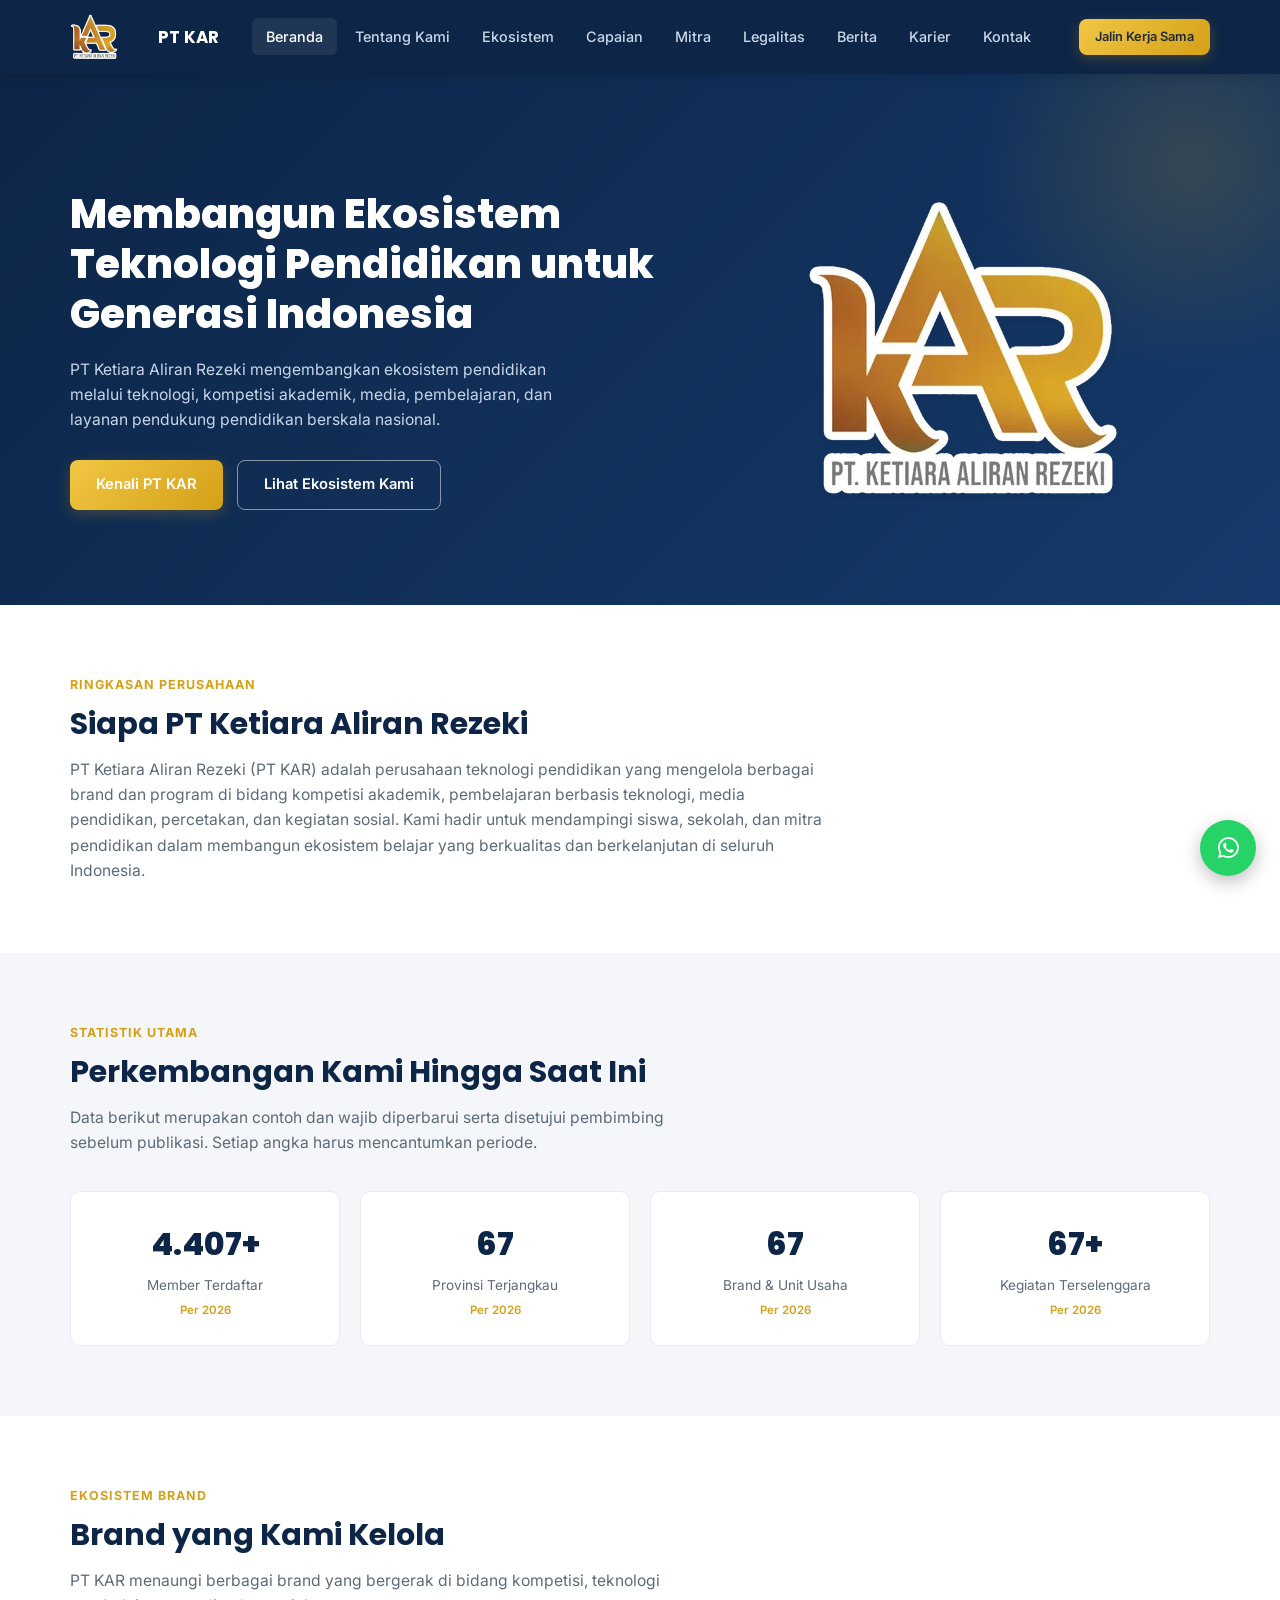
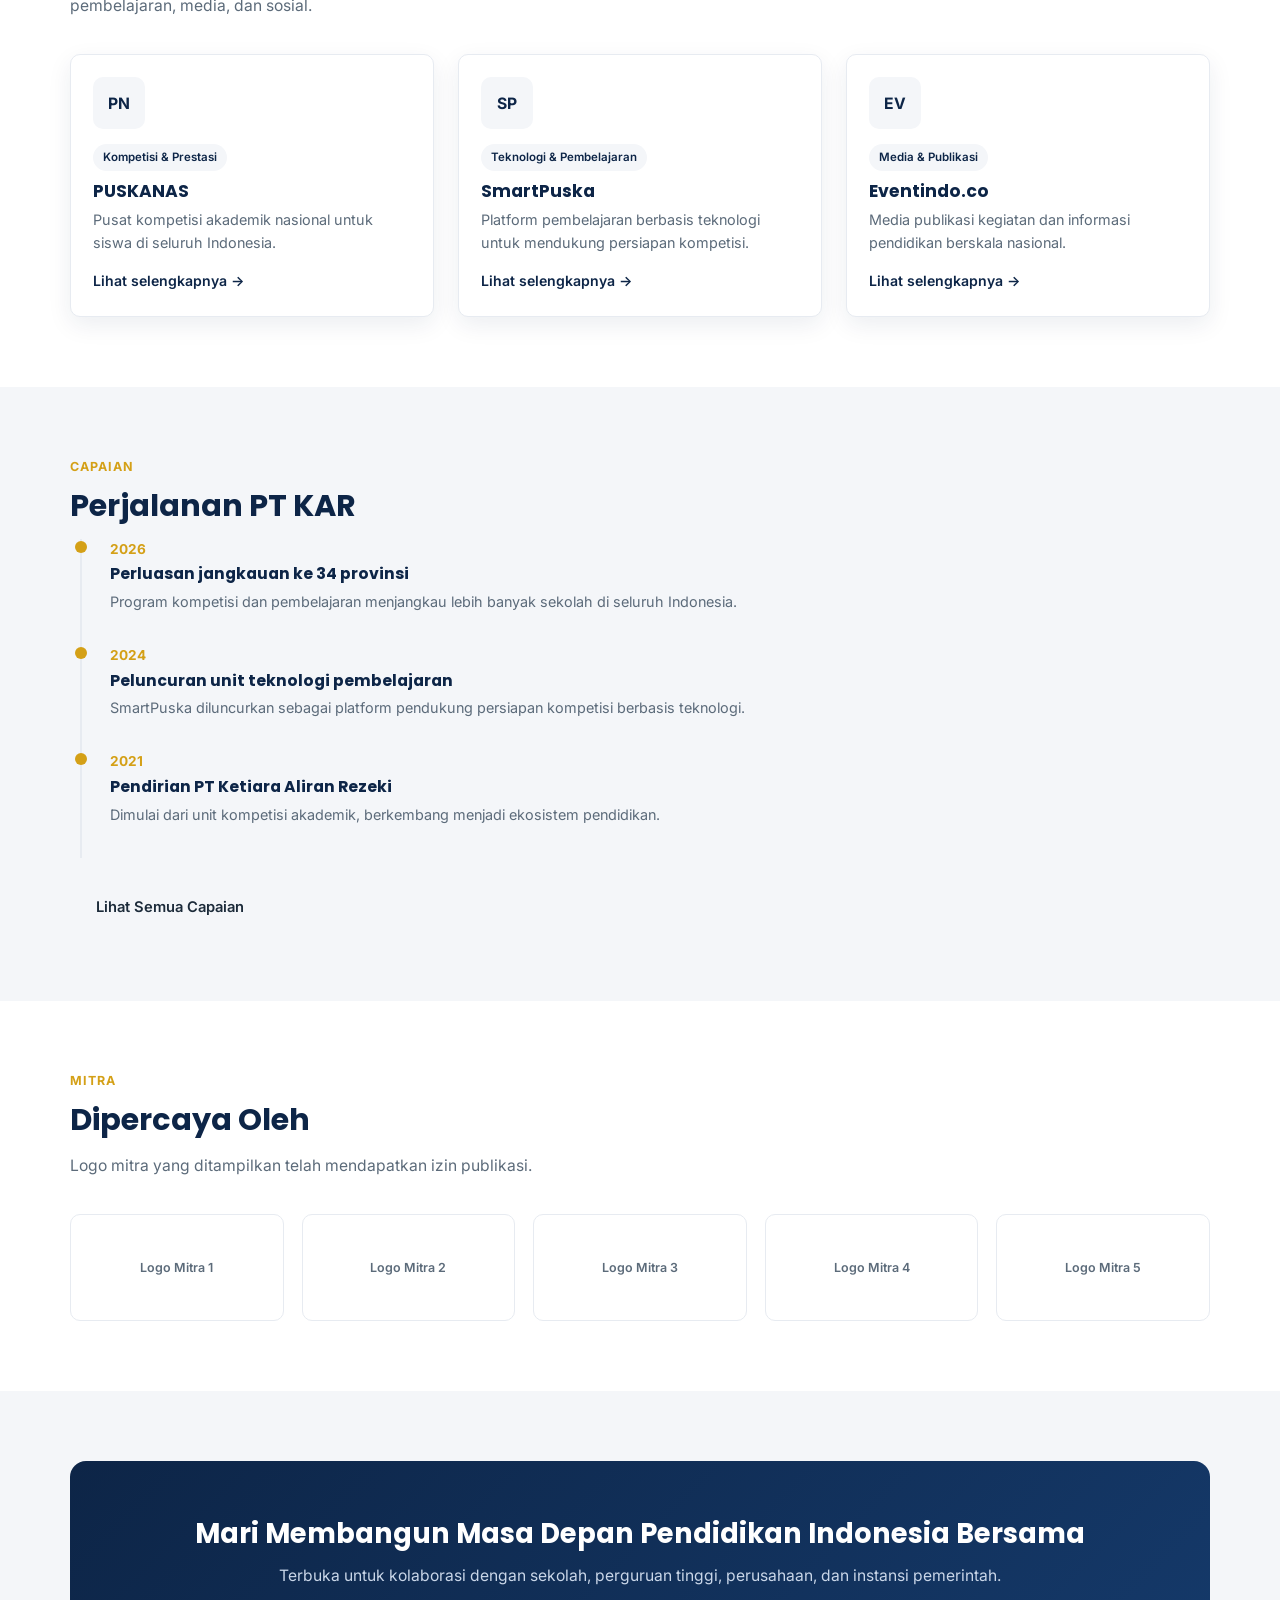
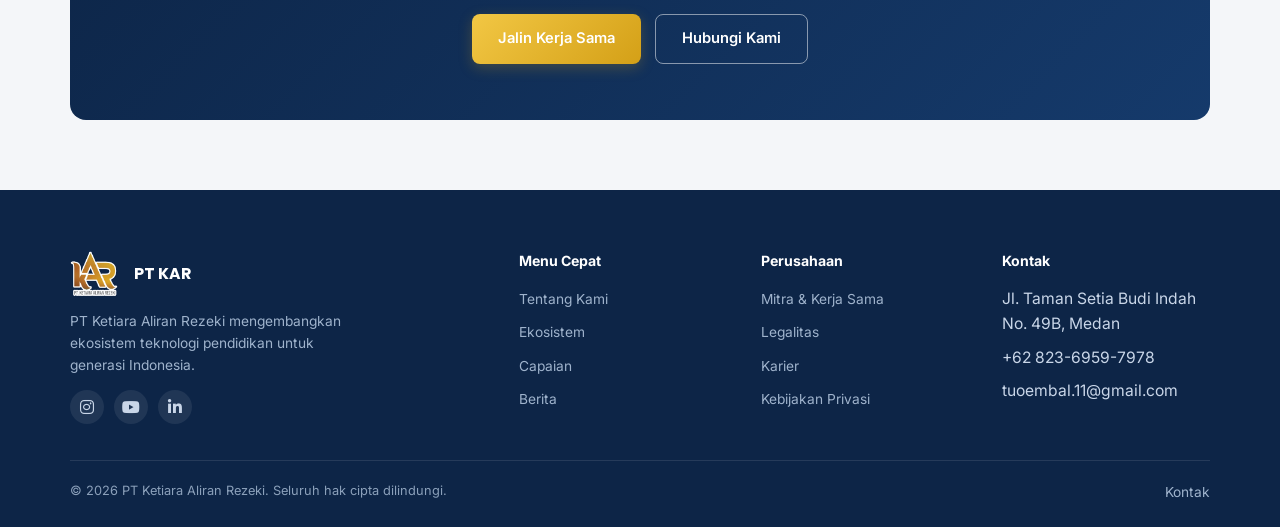
<file: index.html>
<!DOCTYPE html>
<html lang="id">
<head>
<meta charset="UTF-8">
<meta name="viewport" content="width=device-width, initial-scale=1.0">
<title>PT Ketiara Aliran Rezeki | Ekosistem Teknologi Pendidikan Indonesia</title>
<meta name="description" content="PT Ketiara Aliran Rezeki (PT KAR) mengembangkan ekosistem teknologi pendidikan melalui kompetisi akademik, media, pembelajaran, dan layanan pendukung pendidikan berskala nasional.">
<link rel="icon" href="assets/icons/logo.webp" type="image/svg+xml">
<meta property="og:title" content="PT Ketiara Aliran Rezeki">
<meta property="og:description" content="Membangun ekosistem teknologi pendidikan untuk generasi Indonesia.">
<meta property="og:type" content="website">
<link rel="stylesheet" href="assets/css/style.css">
</head>
<body>

<header class="header">
  <div class="container nav">
    <img src="assets/icons/logo.webp" alt="logo" class="logo-img"><a href="index.html" class="brand">PT KAR</a>
    <ul class="nav-menu">
      <li><a href="index.html" class="active">Beranda</a></li>
      <li><a href="pages/tentang.html">Tentang Kami</a></li>
      <li><a href="pages/ekosistem.html">Ekosistem</a></li>
      <li><a href="pages/capaian.html">Capaian</a></li>
      <li><a href="pages/mitra.html">Mitra</a></li>
      <li><a href="pages/legalitas.html">Legalitas</a></li>
      <li><a href="pages/berita/index.html">Berita</a></li>
      <li><a href="pages/karier.html">Karier</a></li>
      <li><a href="pages/kontak.html">Kontak</a></li>
    </ul>
    <div class="nav-actions">
      <a href="pages/mitra.html" class="btn btn-primary">Jalin Kerja Sama</a>
      <button class="hamburger" aria-label="Menu"><span></span><span></span><span></span></button>
    </div>
  </div>
</header>

<section class="hero">
  <div class="container hero-grid">
    <div>
      <h1>Membangun Ekosistem Teknologi Pendidikan untuk Generasi Indonesia</h1>
      <p>PT Ketiara Aliran Rezeki mengembangkan ekosistem pendidikan melalui teknologi, kompetisi akademik, media, pembelajaran, dan layanan pendukung pendidikan berskala nasional.</p>
      <div class="hero-actions">
        <a href="pages/tentang.html" class="btn btn-primary">Kenali PT KAR</a>
        <a href="pages/ekosistem.html" class="btn btn-outline">Lihat Ekosistem Kami</a>
      </div>
    </div>
    <div class="hero-visual"><img src="assets/icons/logo.webp" alt="logo"></div>
  </div>
</section>

<section class="section" id="tentang">
  <div class="container">
    <span class="eyebrow">Ringkasan Perusahaan</span>
    <h2 class="section-title">Siapa PT Ketiara Aliran Rezeki</h2>
    <p style="max-width:760px;color:var(--muted)">
      PT Ketiara Aliran Rezeki (PT KAR) adalah perusahaan teknologi pendidikan yang mengelola berbagai brand dan program
      di bidang kompetisi akademik, pembelajaran berbasis teknologi, media pendidikan, percetakan, dan kegiatan sosial.
      Kami hadir untuk mendampingi siswa, sekolah, dan mitra pendidikan dalam membangun ekosistem belajar yang
      berkualitas dan berkelanjutan di seluruh Indonesia.
    </p>
  </div>
</section>

<section class="section section-alt" id="statistik">
  <div class="container">
    <span class="eyebrow">Statistik Utama</span>
    <h2 class="section-title">Perkembangan Kami Hingga Saat Ini</h2>
    <p class="section-desc">Data berikut merupakan contoh dan wajib diperbarui serta disetujui pembimbing sebelum publikasi. Setiap angka harus mencantumkan periode.</p>
    <div class="stats-grid">
      <div class="stat-card">
        <div class="stat-num" data-count="6767" data-suffix="+">0</div>
        <div class="stat-label">Member Terdaftar</div>
        <div class="stat-period">Per 2026</div>
      </div>
      <div class="stat-card">
        <div class="stat-num" data-count="67">0</div>
        <div class="stat-label">Provinsi Terjangkau</div>
        <div class="stat-period">Per 2026</div>
      </div>
      <div class="stat-card">
        <div class="stat-num" data-count="67">0</div>
        <div class="stat-label">Brand & Unit Usaha</div>
        <div class="stat-period">Per 2026</div>
      </div>
      <div class="stat-card">
        <div class="stat-num" data-count="67" data-suffix="+">0</div>
        <div class="stat-label">Kegiatan Terselenggara</div>
        <div class="stat-period">Per 2026</div>
      </div>
    </div>
  </div>
</section>

<section class="section" id="ekosistem">
  <div class="container">
    <span class="eyebrow">Ekosistem Brand</span>
    <h2 class="section-title">Brand yang Kami Kelola</h2>
    <p class="section-desc">PT KAR menaungi berbagai brand yang bergerak di bidang kompetisi, teknologi pembelajaran, media, dan sosial.</p>
    <div class="grid-3">
      <div class="card">
        <div class="card-body">
          <div class="card-logo">PN</div>
          <span class="tag">Kompetisi & Prestasi</span>
          <h3>PUSKANAS</h3>
          <p>Pusat kompetisi akademik nasional untuk siswa di seluruh Indonesia.</p>
          <a href="pages/ekosistem.html" class="card-link">Lihat selengkapnya →</a>
        </div>
      </div>
      <div class="card">
        <div class="card-body">
          <div class="card-logo">SP</div>
          <span class="tag">Teknologi & Pembelajaran</span>
          <h3>SmartPuska</h3>
          <p>Platform pembelajaran berbasis teknologi untuk mendukung persiapan kompetisi.</p>
          <a href="pages/ekosistem.html" class="card-link">Lihat selengkapnya →</a>
        </div>
      </div>
      <div class="card">
        <div class="card-body">
          <div class="card-logo">EV</div>
          <span class="tag">Media & Publikasi</span>
          <h3>Eventindo.co</h3>
          <p>Media publikasi kegiatan dan informasi pendidikan berskala nasional.</p>
          <a href="pages/ekosistem.html" class="card-link">Lihat selengkapnya →</a>
        </div>
      </div>
    </div>
  </div>
</section>

<section class="section section-alt" id="capaian">
  <div class="container">
    <span class="eyebrow">Capaian</span>
    <h2 class="section-title">Perjalanan PT KAR</h2>
    <div class="timeline">
      <div class="timeline-item">
        <div class="timeline-year">2026</div>
        <h4>Perluasan jangkauan ke 34 provinsi</h4>
        <p>Program kompetisi dan pembelajaran menjangkau lebih banyak sekolah di seluruh Indonesia.</p>
      </div>
      <div class="timeline-item">
        <div class="timeline-year">2024</div>
        <h4>Peluncuran unit teknologi pembelajaran</h4>
        <p>SmartPuska diluncurkan sebagai platform pendukung persiapan kompetisi berbasis teknologi.</p>
      </div>
      <div class="timeline-item">
        <div class="timeline-year">2021</div>
        <h4>Pendirian PT Ketiara Aliran Rezeki</h4>
        <p>Dimulai dari unit kompetisi akademik, berkembang menjadi ekosistem pendidikan.</p>
      </div>
    </div>
    <div style="margin-top:26px"><a href="pages/capaian.html" class="btn btn-outline-navy">Lihat Semua Capaian</a></div>
  </div>
</section>

<section class="section" id="mitra">
  <div class="container">
    <span class="eyebrow">Mitra</span>
    <h2 class="section-title">Dipercaya Oleh</h2>
    <p class="section-desc">Logo mitra yang ditampilkan telah mendapatkan izin publikasi.</p>
    <div class="logo-grid">
      <div class="logo-box">Logo Mitra 1</div>
      <div class="logo-box">Logo Mitra 2</div>
      <div class="logo-box">Logo Mitra 3</div>
      <div class="logo-box">Logo Mitra 4</div>
      <div class="logo-box">Logo Mitra 5</div>
    </div>
  </div>
</section>

<section class="section section-alt">
  <div class="container">
    <div class="cta">
      <h2>Mari Membangun Masa Depan Pendidikan Indonesia Bersama</h2>
      <p>Terbuka untuk kolaborasi dengan sekolah, perguruan tinggi, perusahaan, dan instansi pemerintah.</p>
      <div class="cta-actions">
        <a href="pages/mitra.html" class="btn btn-primary">Jalin Kerja Sama</a>
        <a href="pages/kontak.html" class="btn btn-outline">Hubungi Kami</a>
      </div>
    </div>
  </div>
</section>

<footer>
  <div class="container">
    <div class="footer-grid">
      <div>
        <div class="footer-brand"><span><img src="assets/icons/logo.webp" alt="logo" class="logo-img"></span> PT KAR</div>
        <p class="footer-desc">PT Ketiara Aliran Rezeki mengembangkan ekosistem teknologi pendidikan untuk generasi Indonesia.</p>
        <div class="social-row">
          <a href="https://www.instagram.com/lifeatkar?utm_source=ig_web_button_share_sheet&igsh=ZDNlZDc0MzIxNw==" aria-label="Instagram"><i class="fa-brands fa-instagram"></i></a>
          <a href="#" aria-label="YouTube"><i class="fa-brands fa-youtube"></i></a>
          <a href="#" aria-label="LinkedIn"><i class="fa-brands fa-linkedin-in"></i></a>
        </div>
      </div>
      <div>
        <h5>Menu Cepat</h5>
        <ul>
          <li><a href="pages/tentang.html">Tentang Kami</a></li>
          <li><a href="pages/ekosistem.html">Ekosistem</a></li>
          <li><a href="pages/capaian.html">Capaian</a></li>
          <li><a href="pages/berita/index.html">Berita</a></li>
        </ul>
      </div>
      <div>
        <h5>Perusahaan</h5>
        <ul>
          <li><a href="pages/mitra.html">Mitra & Kerja Sama</a></li>
          <li><a href="pages/legalitas.html">Legalitas</a></li>
          <li><a href="pages/karier.html">Karier</a></li>
          <li><a href="#">Kebijakan Privasi</a></li>
        </ul>
      </div>
      <div>
        <h5>Kontak</h5>
        <ul>
          <li>Jl. Taman Setia Budi Indah No. 49B, Medan</li>
          <li>+62 823-6959-7978</li>
          <li>tuoembal.11@gmail.com</li>
        </ul>
      </div>
    </div>
    <div class="footer-bottom">
      <span>&copy; 2026 PT Ketiara Aliran Rezeki. Seluruh hak cipta dilindungi.</span>
      <a href="pages/kontak.html">Kontak</a>
    </div>
  </div>
</footer>

<a href="https://wa.me/6282369597978" class="wa-float" target="_blank" aria-label="Chat WhatsApp"><i class="fa-brands fa-whatsapp"></i></a>
<button class="back-top" aria-label="Kembali ke atas">↑</button>
<script src="assets/js/script.js"></script>
</body>
</html>
</file>
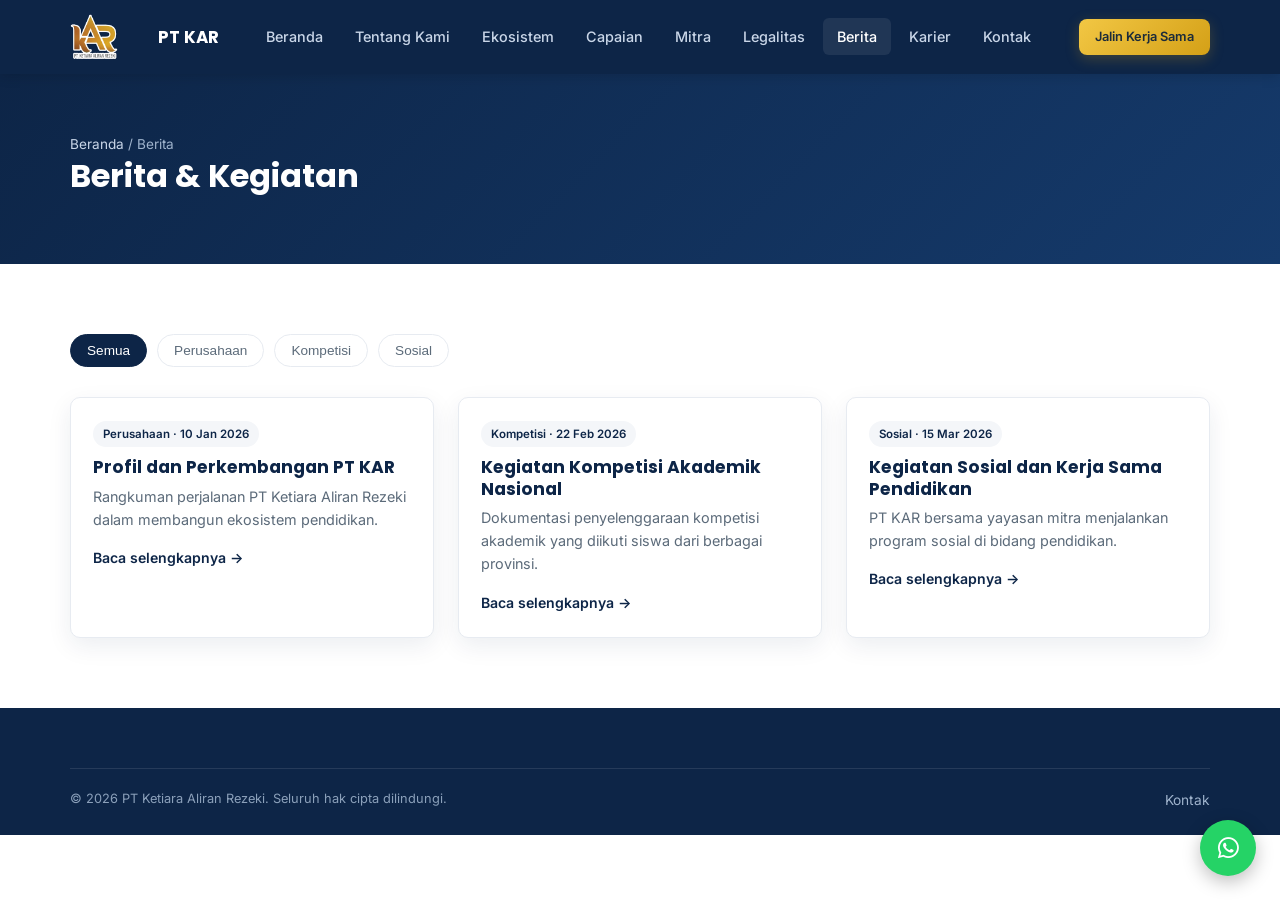
<file: pages/berita/index.html>
<!DOCTYPE html>
<html lang="id">
<head>
<meta charset="UTF-8">
<meta name="viewport" content="width=device-width, initial-scale=1.0">
<title>Berita & Kegiatan - PT Ketiara Aliran Rezeki</title>
<meta name="description" content="Berita dan publikasi kegiatan PT Ketiara Aliran Rezeki.">
<link rel="icon" href="../../assets/icons/logo.webp" type="image/svg+xml">
<link rel="stylesheet" href="../../assets/css/style.css">
</head>
<body>
<header class="header">
  <div class="container nav">
    <img src="../../assets/icons/logo.webp" alt="logo" class="logo-img"><a href="index.html" class="brand">PT KAR</a>
    <ul class="nav-menu">
      <li><a href="../../index.html">Beranda</a></li>
      <li><a href="../tentang.html">Tentang Kami</a></li>
      <li><a href="../ekosistem.html">Ekosistem</a></li>
      <li><a href="../capaian.html">Capaian</a></li>
      <li><a href="../mitra.html">Mitra</a></li>
      <li><a href="../legalitas.html">Legalitas</a></li>
      <li><a href="index.html" class="active">Berita</a></li>
      <li><a href="../karier.html">Karier</a></li>
      <li><a href="../kontak.html">Kontak</a></li>
    </ul>
    <div class="nav-actions">
      <a href="../mitra.html" class="btn btn-primary">Jalin Kerja Sama</a>
      <button class="hamburger" aria-label="Menu"><span></span><span></span><span></span></button>
    </div>
  </div>
</header>

<section class="page-hero">
  <div class="container">
    <div class="breadcrumb"><a href="../../index.html">Beranda</a> / Berita</div>
    <h1>Berita & Kegiatan</h1>
  </div>
</section>

<section class="section">
  <div class="container">
    <div class="filter-bar">
      <button class="filter-btn active filter-berita" data-filter="all">Semua</button>
      <button class="filter-btn filter-berita" data-filter="perusahaan">Perusahaan</button>
      <button class="filter-btn filter-berita" data-filter="kompetisi">Kompetisi</button>
      <button class="filter-btn filter-berita" data-filter="sosial">Sosial</button>
    </div>

    <div class="grid-3">
      <div class="card berita-item" data-category="perusahaan">
        <div class="card-body">
          <span class="tag">Perusahaan · 10 Jan 2026</span>
          <h3>Profil dan Perkembangan PT KAR</h3>
          <p>Rangkuman perjalanan PT Ketiara Aliran Rezeki dalam membangun ekosistem pendidikan.</p>
          <a href="profil-dan-perkembangan.html" class="card-link">Baca selengkapnya →</a>
        </div>
      </div>
      <div class="card berita-item" data-category="kompetisi">
        <div class="card-body">
          <span class="tag">Kompetisi · 22 Feb 2026</span>
          <h3>Kegiatan Kompetisi Akademik Nasional</h3>
          <p>Dokumentasi penyelenggaraan kompetisi akademik yang diikuti siswa dari berbagai provinsi.</p>
          <a href="kegiatan-kompetisi.html" class="card-link">Baca selengkapnya →</a>
        </div>
      </div>
      <div class="card berita-item" data-category="sosial">
        <div class="card-body">
          <span class="tag">Sosial · 15 Mar 2026</span>
          <h3>Kegiatan Sosial dan Kerja Sama Pendidikan</h3>
          <p>PT KAR bersama yayasan mitra menjalankan program sosial di bidang pendidikan.</p>
          <a href="kegiatan-sosial.html" class="card-link">Baca selengkapnya →</a>
        </div>
      </div>
    </div>
  </div>
</section>

<footer>
  <div class="container">
    <div class="footer-bottom">
      <span>&copy; 2026 PT Ketiara Aliran Rezeki. Seluruh hak cipta dilindungi.</span>
      <a href="../kontak.html">Kontak</a>
    </div>
  </div>
</footer>

<a href="https://wa.me/6281234567890" class="wa-float" target="_blank" aria-label="Chat WhatsApp"><i class="fa-brands fa-whatsapp"></i></a>
<button class="back-top" aria-label="Kembali ke atas">↑</button>
<script src="../../assets/js/script.js"></script>
</body>
</html>
</file>
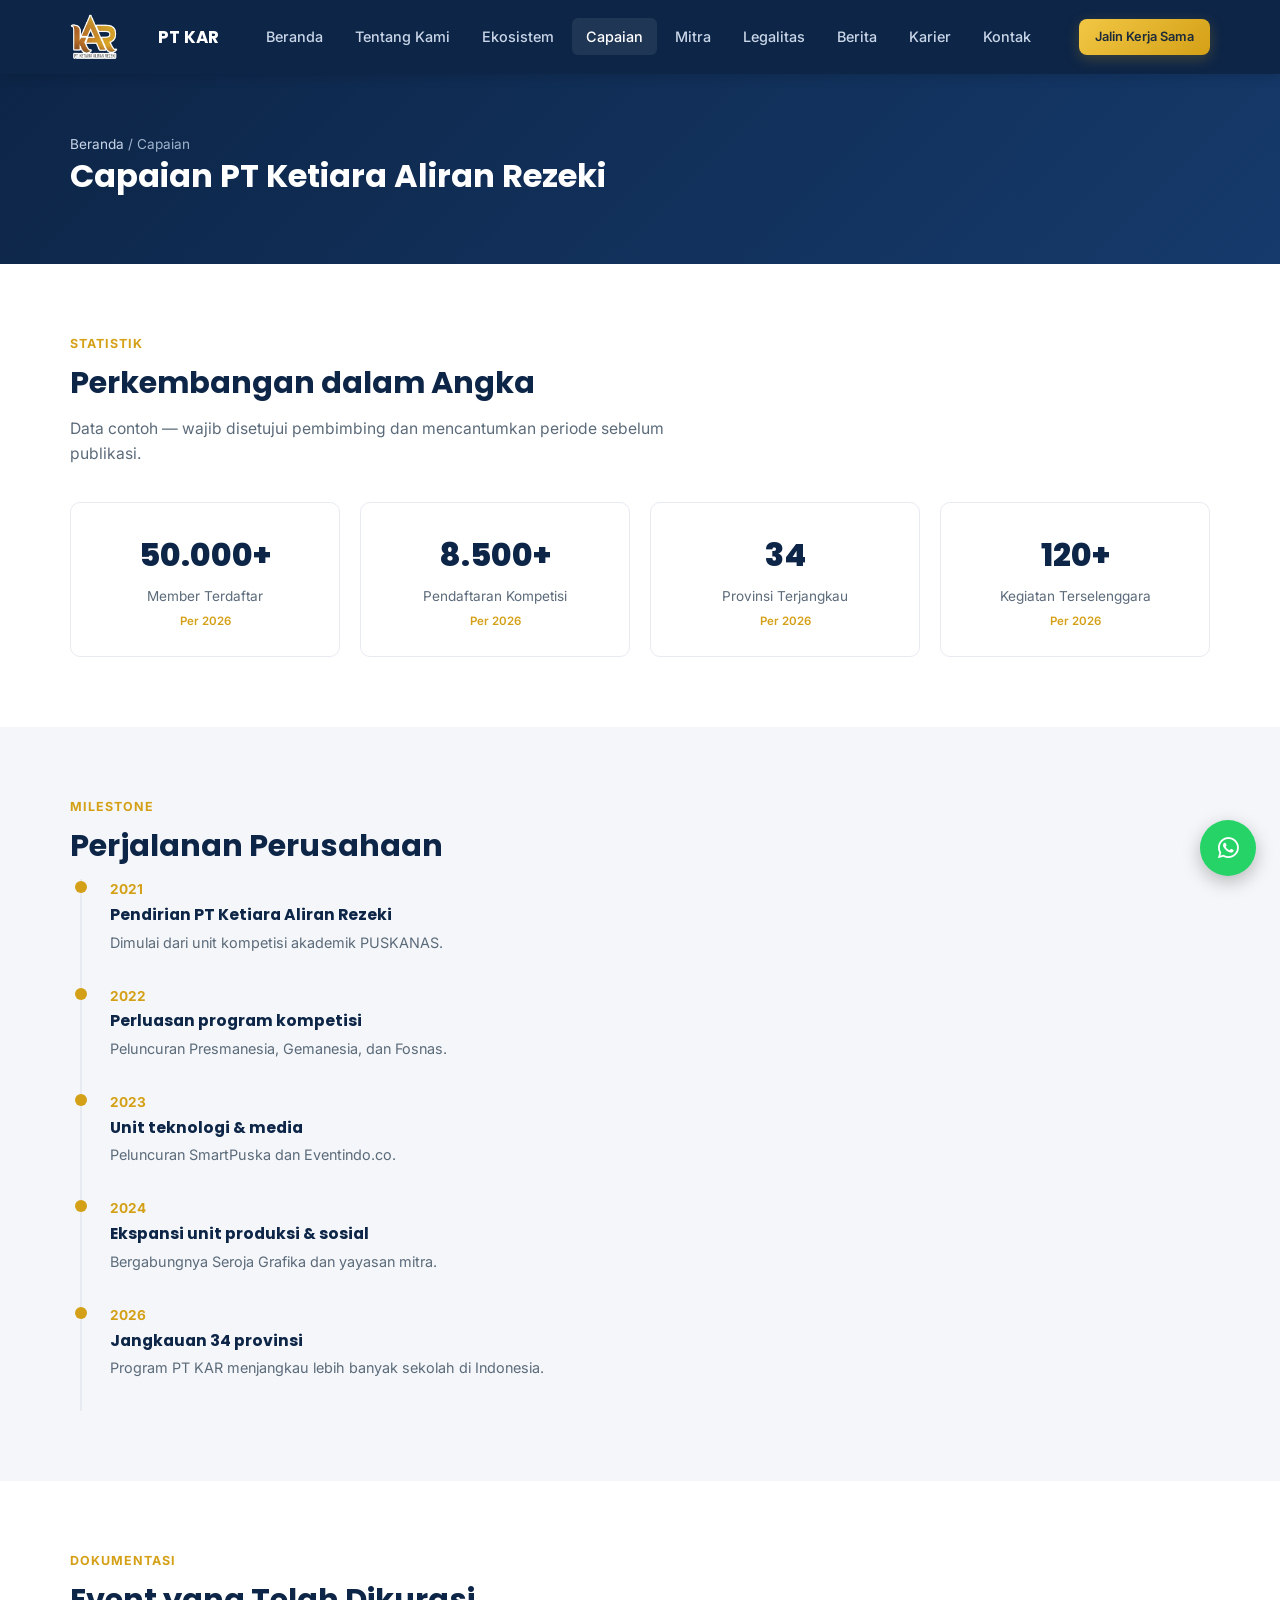
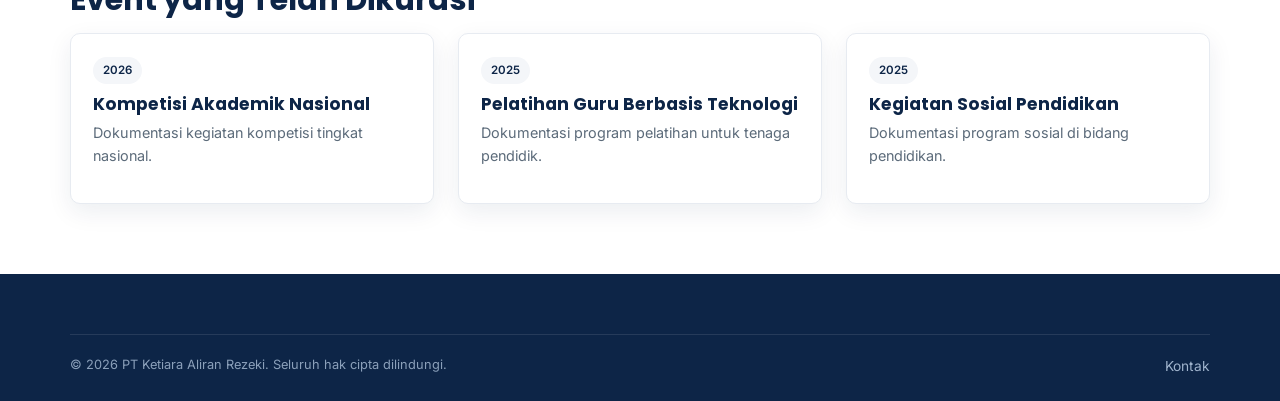
<file: pages/capaian.html>
<!DOCTYPE html>
<html lang="id">
<head>
<meta charset="UTF-8">
<meta name="viewport" content="width=device-width, initial-scale=1.0">
<title>Capaian - PT Ketiara Aliran Rezeki</title>
<meta name="description" content="Milestone, statistik, dan perkembangan PT Ketiara Aliran Rezeki dalam membangun ekosistem pendidikan Indonesia.">
<link rel="icon" href="../assets/icons/logo.webp" type="image/svg+xml">
<link rel="stylesheet" href="../assets/css/style.css">
</head>
<body>
<header class="header">
  <div class="container nav">
    <img src="../assets/icons/logo.webp" alt="logo" class="logo-img"><a href="index.html" class="brand">PT KAR</a>
    <ul class="nav-menu">
      <li><a href="../index.html">Beranda</a></li>
      <li><a href="tentang.html">Tentang Kami</a></li>
      <li><a href="ekosistem.html">Ekosistem</a></li>
      <li><a href="capaian.html" class="active">Capaian</a></li>
      <li><a href="mitra.html">Mitra</a></li>
      <li><a href="legalitas.html">Legalitas</a></li>
      <li><a href="berita/index.html">Berita</a></li>
      <li><a href="karier.html">Karier</a></li>
      <li><a href="kontak.html">Kontak</a></li>
    </ul>
    <div class="nav-actions">
      <a href="mitra.html" class="btn btn-primary">Jalin Kerja Sama</a>
      <button class="hamburger" aria-label="Menu"><span></span><span></span><span></span></button>
    </div>
  </div>
</header>

<section class="page-hero">
  <div class="container">
    <div class="breadcrumb"><a href="../index.html">Beranda</a> / Capaian</div>
    <h1>Capaian PT Ketiara Aliran Rezeki</h1>
  </div>
</section>

<section class="section">
  <div class="container">
    <span class="eyebrow">Statistik</span>
    <h2 class="section-title">Perkembangan dalam Angka</h2>
    <p class="section-desc">Data contoh — wajib disetujui pembimbing dan mencantumkan periode sebelum publikasi.</p>
    <div class="stats-grid">
      <div class="stat-card"><div class="stat-num" data-count="50000" data-suffix="+">0</div><div class="stat-label">Member Terdaftar</div><div class="stat-period">Per 2026</div></div>
      <div class="stat-card"><div class="stat-num" data-count="8500" data-suffix="+">0</div><div class="stat-label">Pendaftaran Kompetisi</div><div class="stat-period">Per 2026</div></div>
      <div class="stat-card"><div class="stat-num" data-count="34">0</div><div class="stat-label">Provinsi Terjangkau</div><div class="stat-period">Per 2026</div></div>
      <div class="stat-card"><div class="stat-num" data-count="120" data-suffix="+">0</div><div class="stat-label">Kegiatan Terselenggara</div><div class="stat-period">Per 2026</div></div>
    </div>
  </div>
</section>

<section class="section section-alt">
  <div class="container">
    <span class="eyebrow">Milestone</span>
    <h2 class="section-title">Perjalanan Perusahaan</h2>
    <div class="timeline">
      <div class="timeline-item"><div class="timeline-year">2021</div><h4>Pendirian PT Ketiara Aliran Rezeki</h4><p>Dimulai dari unit kompetisi akademik PUSKANAS.</p></div>
      <div class="timeline-item"><div class="timeline-year">2022</div><h4>Perluasan program kompetisi</h4><p>Peluncuran Presmanesia, Gemanesia, dan Fosnas.</p></div>
      <div class="timeline-item"><div class="timeline-year">2023</div><h4>Unit teknologi & media</h4><p>Peluncuran SmartPuska dan Eventindo.co.</p></div>
      <div class="timeline-item"><div class="timeline-year">2024</div><h4>Ekspansi unit produksi & sosial</h4><p>Bergabungnya Seroja Grafika dan yayasan mitra.</p></div>
      <div class="timeline-item"><div class="timeline-year">2026</div><h4>Jangkauan 34 provinsi</h4><p>Program PT KAR menjangkau lebih banyak sekolah di Indonesia.</p></div>
    </div>
  </div>
</section>

<section class="section">
  <div class="container">
    <span class="eyebrow">Dokumentasi</span>
    <h2 class="section-title">Event yang Telah Dikurasi</h2>
    <div class="grid-3">
      <div class="card"><div class="card-body"><span class="tag">2026</span><h3>Kompetisi Akademik Nasional</h3><p>Dokumentasi kegiatan kompetisi tingkat nasional.</p></div></div>
      <div class="card"><div class="card-body"><span class="tag">2025</span><h3>Pelatihan Guru Berbasis Teknologi</h3><p>Dokumentasi program pelatihan untuk tenaga pendidik.</p></div></div>
      <div class="card"><div class="card-body"><span class="tag">2025</span><h3>Kegiatan Sosial Pendidikan</h3><p>Dokumentasi program sosial di bidang pendidikan.</p></div></div>
    </div>
  </div>
</section>

<footer>
  <div class="container">
    <div class="footer-bottom">
      <span>&copy; 2026 PT Ketiara Aliran Rezeki. Seluruh hak cipta dilindungi.</span>
      <a href="kontak.html">Kontak</a>
    </div>
  </div>
</footer>

<a href="https://wa.me/6281234567890" class="wa-float" target="_blank" aria-label="Chat WhatsApp"><i class="fa-brands fa-whatsapp"></i></a>
<button class="back-top" aria-label="Kembali ke atas">↑</button>
<script src="../assets/js/script.js"></script>
</body>
</html>
</file>
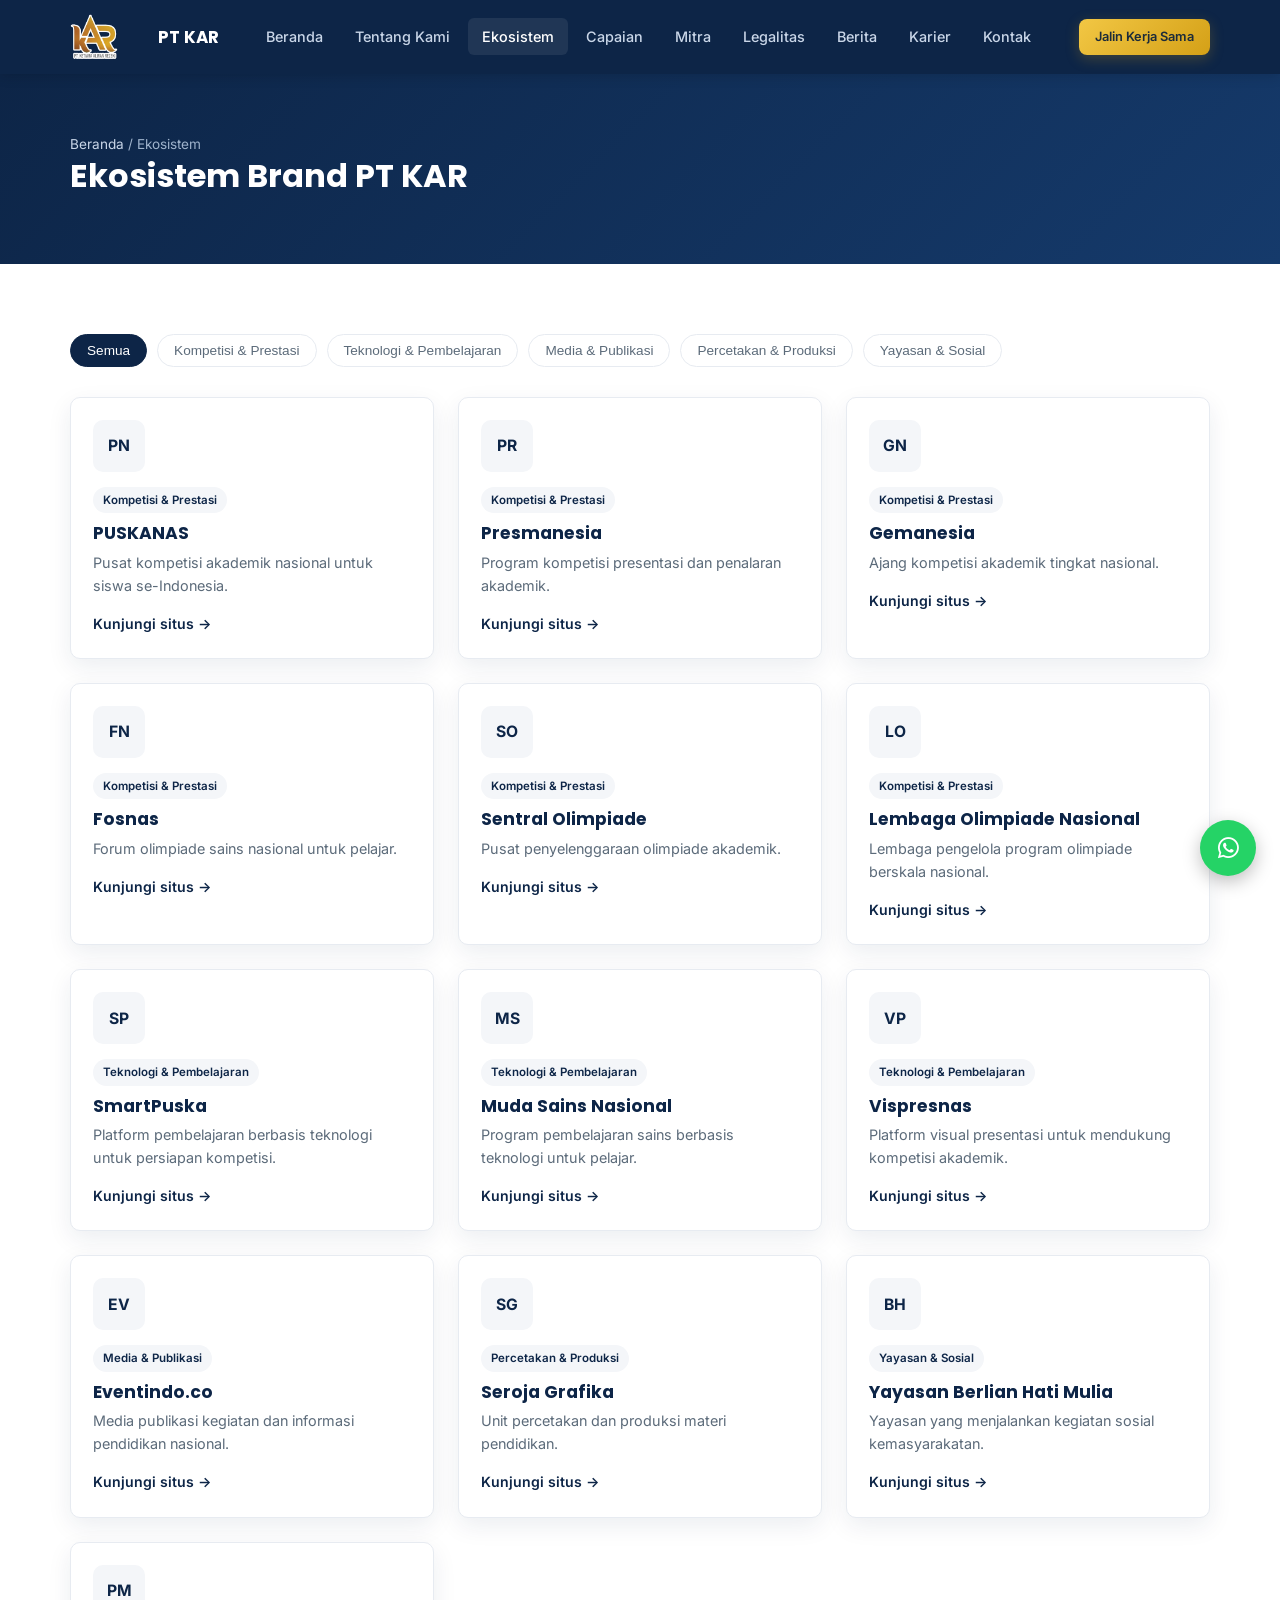
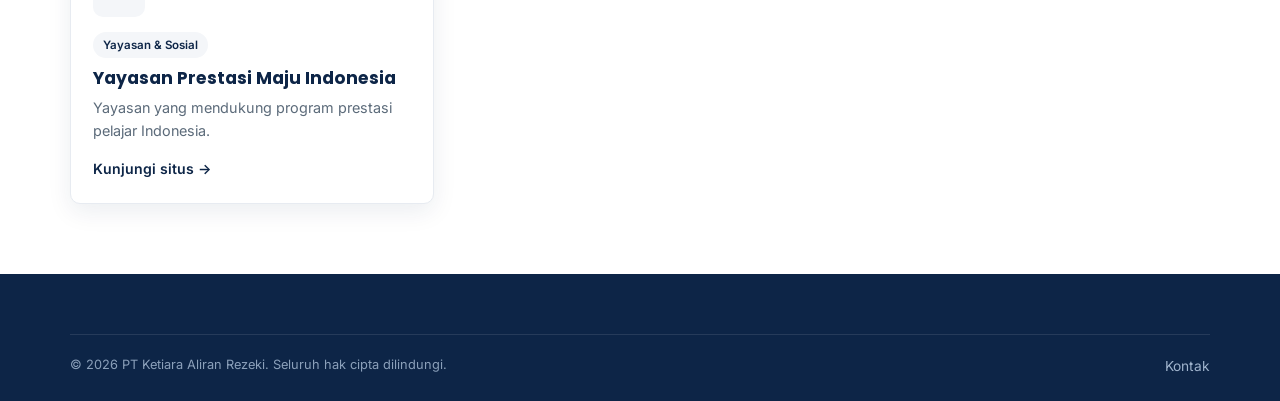
<file: pages/ekosistem.html>
<!DOCTYPE html>
<html lang="id">
<head>
<meta charset="UTF-8">
<meta name="viewport" content="width=device-width, initial-scale=1.0">
<title>Ekosistem Brand - PT Ketiara Aliran Rezeki</title>
<meta name="description" content="Brand dan unit usaha PT Ketiara Aliran Rezeki di bidang kompetisi, teknologi pembelajaran, media, percetakan, dan sosial.">
<link rel="icon" href="../assets/icons/logo.webp" type="image/svg+xml">
<link rel="stylesheet" href="../assets/css/style.css">
</head>
<body>
<header class="header">
  <div class="container nav">
    <img src="../assets/icons/logo.webp" alt="logo" class="logo-img"><a href="index.html" class="brand">PT KAR</a>
    <ul class="nav-menu">
      <li><a href="../index.html">Beranda</a></li>
      <li><a href="tentang.html">Tentang Kami</a></li>
      <li><a href="ekosistem.html" class="active">Ekosistem</a></li>
      <li><a href="capaian.html">Capaian</a></li>
      <li><a href="mitra.html">Mitra</a></li>
      <li><a href="legalitas.html">Legalitas</a></li>
      <li><a href="berita/index.html">Berita</a></li>
      <li><a href="karier.html">Karier</a></li>
      <li><a href="kontak.html">Kontak</a></li>
    </ul>
    <div class="nav-actions">
      <a href="mitra.html" class="btn btn-primary">Jalin Kerja Sama</a>
      <button class="hamburger" aria-label="Menu"><span></span><span></span><span></span></button>
    </div>
  </div>
</header>

<section class="page-hero">
  <div class="container">
    <div class="breadcrumb"><a href="../index.html">Beranda</a> / Ekosistem</div>
    <h1>Ekosistem Brand PT KAR</h1>
  </div>
</section>

<section class="section">
  <div class="container">
    <div class="filter-bar">
      <button class="filter-btn active filter-brand" data-filter="all">Semua</button>
      <button class="filter-btn filter-brand" data-filter="kompetisi">Kompetisi & Prestasi</button>
      <button class="filter-btn filter-brand" data-filter="teknologi">Teknologi & Pembelajaran</button>
      <button class="filter-btn filter-brand" data-filter="media">Media & Publikasi</button>
      <button class="filter-btn filter-brand" data-filter="percetakan">Percetakan & Produksi</button>
      <button class="filter-btn filter-brand" data-filter="sosial">Yayasan & Sosial</button>
    </div>

    <div class="grid-3">
      <div class="card brand-item" data-category="kompetisi"><div class="card-body">
        <div class="card-logo">PN</div><span class="tag">Kompetisi & Prestasi</span>
        <h3>PUSKANAS</h3><p>Pusat kompetisi akademik nasional untuk siswa se-Indonesia.</p>
        <a href="#" class="card-link">Kunjungi situs →</a>
      </div></div>
      <div class="card brand-item" data-category="kompetisi"><div class="card-body">
        <div class="card-logo">PR</div><span class="tag">Kompetisi & Prestasi</span>
        <h3>Presmanesia</h3><p>Program kompetisi presentasi dan penalaran akademik.</p>
        <a href="#" class="card-link">Kunjungi situs →</a>
      </div></div>
      <div class="card brand-item" data-category="kompetisi"><div class="card-body">
        <div class="card-logo">GN</div><span class="tag">Kompetisi & Prestasi</span>
        <h3>Gemanesia</h3><p>Ajang kompetisi akademik tingkat nasional.</p>
        <a href="#" class="card-link">Kunjungi situs →</a>
      </div></div>
      <div class="card brand-item" data-category="kompetisi"><div class="card-body">
        <div class="card-logo">FN</div><span class="tag">Kompetisi & Prestasi</span>
        <h3>Fosnas</h3><p>Forum olimpiade sains nasional untuk pelajar.</p>
        <a href="#" class="card-link">Kunjungi situs →</a>
      </div></div>
      <div class="card brand-item" data-category="kompetisi"><div class="card-body">
        <div class="card-logo">SO</div><span class="tag">Kompetisi & Prestasi</span>
        <h3>Sentral Olimpiade</h3><p>Pusat penyelenggaraan olimpiade akademik.</p>
        <a href="#" class="card-link">Kunjungi situs →</a>
      </div></div>
      <div class="card brand-item" data-category="kompetisi"><div class="card-body">
        <div class="card-logo">LO</div><span class="tag">Kompetisi & Prestasi</span>
        <h3>Lembaga Olimpiade Nasional</h3><p>Lembaga pengelola program olimpiade berskala nasional.</p>
        <a href="#" class="card-link">Kunjungi situs →</a>
      </div></div>

      <div class="card brand-item" data-category="teknologi"><div class="card-body">
        <div class="card-logo">SP</div><span class="tag">Teknologi & Pembelajaran</span>
        <h3>SmartPuska</h3><p>Platform pembelajaran berbasis teknologi untuk persiapan kompetisi.</p>
        <a href="#" class="card-link">Kunjungi situs →</a>
      </div></div>
      <div class="card brand-item" data-category="teknologi"><div class="card-body">
        <div class="card-logo">MS</div><span class="tag">Teknologi & Pembelajaran</span>
        <h3>Muda Sains Nasional</h3><p>Program pembelajaran sains berbasis teknologi untuk pelajar.</p>
        <a href="#" class="card-link">Kunjungi situs →</a>
      </div></div>
      <div class="card brand-item" data-category="teknologi"><div class="card-body">
        <div class="card-logo">VP</div><span class="tag">Teknologi & Pembelajaran</span>
        <h3>Vispresnas</h3><p>Platform visual presentasi untuk mendukung kompetisi akademik.</p>
        <a href="#" class="card-link">Kunjungi situs →</a>
      </div></div>

      <div class="card brand-item" data-category="media"><div class="card-body">
        <div class="card-logo">EV</div><span class="tag">Media & Publikasi</span>
        <h3>Eventindo.co</h3><p>Media publikasi kegiatan dan informasi pendidikan nasional.</p>
        <a href="#" class="card-link">Kunjungi situs →</a>
      </div></div>

      <div class="card brand-item" data-category="percetakan"><div class="card-body">
        <div class="card-logo">SG</div><span class="tag">Percetakan & Produksi</span>
        <h3>Seroja Grafika</h3><p>Unit percetakan dan produksi materi pendidikan.</p>
        <a href="#" class="card-link">Kunjungi situs →</a>
      </div></div>

      <div class="card brand-item" data-category="sosial"><div class="card-body">
        <div class="card-logo">BH</div><span class="tag">Yayasan & Sosial</span>
        <h3>Yayasan Berlian Hati Mulia</h3><p>Yayasan yang menjalankan kegiatan sosial kemasyarakatan.</p>
        <a href="#" class="card-link">Kunjungi situs →</a>
      </div></div>
      <div class="card brand-item" data-category="sosial"><div class="card-body">
        <div class="card-logo">PM</div><span class="tag">Yayasan & Sosial</span>
        <h3>Yayasan Prestasi Maju Indonesia</h3><p>Yayasan yang mendukung program prestasi pelajar Indonesia.</p>
        <a href="#" class="card-link">Kunjungi situs →</a>
      </div></div>
    </div>
  </div>
</section>

<footer>
  <div class="container">
    <div class="footer-bottom">
      <span>&copy; 2026 PT Ketiara Aliran Rezeki. Seluruh hak cipta dilindungi.</span>
      <a href="kontak.html">Kontak</a>
    </div>
  </div>
</footer>

<a href="https://wa.me/6281234567890" class="wa-float" target="_blank" aria-label="Chat WhatsApp"><i class="fa-brands fa-whatsapp"></i></a>
<button class="back-top" aria-label="Kembali ke atas">↑</button>
<script src="../assets/js/script.js"></script>
</body>
</html>
</file>
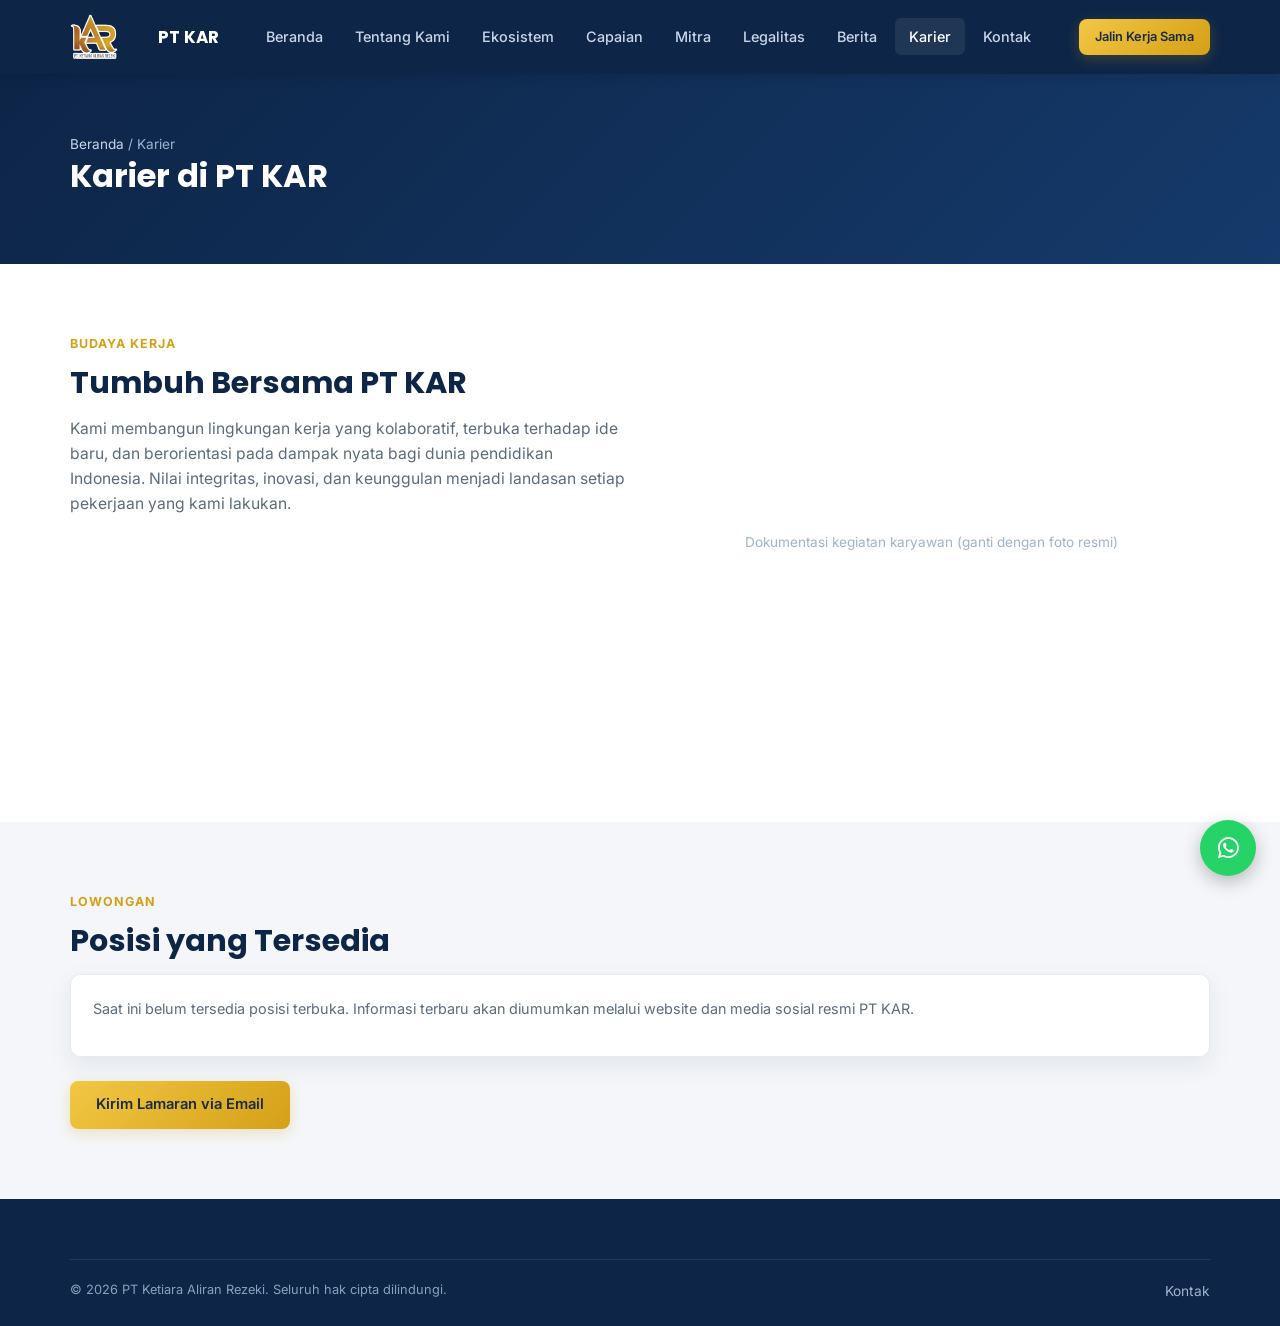
<file: pages/karier.html>
<!DOCTYPE html>
<html lang="id">
<head>
<meta charset="UTF-8">
<meta name="viewport" content="width=device-width, initial-scale=1.0">
<title>Karier - PT Ketiara Aliran Rezeki</title>
<meta name="description" content="Informasi karier, budaya kerja, dan lowongan di PT Ketiara Aliran Rezeki.">
<link rel="icon" href="../assets/icons/logo.webp" type="image/svg+xml">
<link rel="stylesheet" href="../assets/css/style.css">
</head>
<body>
<header class="header">
  <div class="container nav">
    <img src="../assets/icons/logo.webp" alt="logo" class="logo-img"><a href="index.html" class="brand">PT KAR</a>
    <ul class="nav-menu">
      <li><a href="../index.html">Beranda</a></li>
      <li><a href="tentang.html">Tentang Kami</a></li>
      <li><a href="ekosistem.html">Ekosistem</a></li>
      <li><a href="capaian.html">Capaian</a></li>
      <li><a href="mitra.html">Mitra</a></li>
      <li><a href="legalitas.html">Legalitas</a></li>
      <li><a href="berita/index.html">Berita</a></li>
      <li><a href="karier.html" class="active">Karier</a></li>
      <li><a href="kontak.html">Kontak</a></li>
    </ul>
    <div class="nav-actions">
      <a href="mitra.html" class="btn btn-primary">Jalin Kerja Sama</a>
      <button class="hamburger" aria-label="Menu"><span></span><span></span><span></span></button>
    </div>
  </div>
</header>

<section class="page-hero">
  <div class="container">
    <div class="breadcrumb"><a href="../index.html">Beranda</a> / Karier</div>
    <h1>Karier di PT KAR</h1>
  </div>
</section>

<section class="section">
  <div class="container grid-2">
    <div>
      <span class="eyebrow">Budaya Kerja</span>
      <h2 class="section-title">Tumbuh Bersama PT KAR</h2>
      <p style="color:var(--muted)">Kami membangun lingkungan kerja yang kolaboratif, terbuka terhadap ide baru, dan berorientasi pada dampak nyata bagi dunia pendidikan Indonesia. Nilai integritas, inovasi, dan keunggulan menjadi landasan setiap pekerjaan yang kami lakukan.</p>
    </div>
    <div class="hero-visual">Dokumentasi kegiatan karyawan (ganti dengan foto resmi)</div>
  </div>
</section>

<section class="section section-alt">
  <div class="container">
    <span class="eyebrow">Lowongan</span>
    <h2 class="section-title">Posisi yang Tersedia</h2>
    <div class="card"><div class="card-body">
      <p>Saat ini belum tersedia posisi terbuka. Informasi terbaru akan diumumkan melalui website dan media sosial resmi PT KAR.</p>
    </div></div>
    <div style="margin-top:24px">
      <a href="mailto:info@ketiara.id" class="btn btn-primary">Kirim Lamaran via Email</a>
    </div>
  </div>
</section>

<footer>
  <div class="container">
    <div class="footer-bottom">
      <span>&copy; 2026 PT Ketiara Aliran Rezeki. Seluruh hak cipta dilindungi.</span>
      <a href="kontak.html">Kontak</a>
    </div>
  </div>
</footer>

<a href="https://wa.me/6281234567890" class="wa-float" target="_blank" aria-label="Chat WhatsApp"><i class="fa-brands fa-whatsapp"></i></a>
<button class="back-top" aria-label="Kembali ke atas">↑</button>
<script src="../assets/js/script.js"></script>
</body>
</html>
</file>
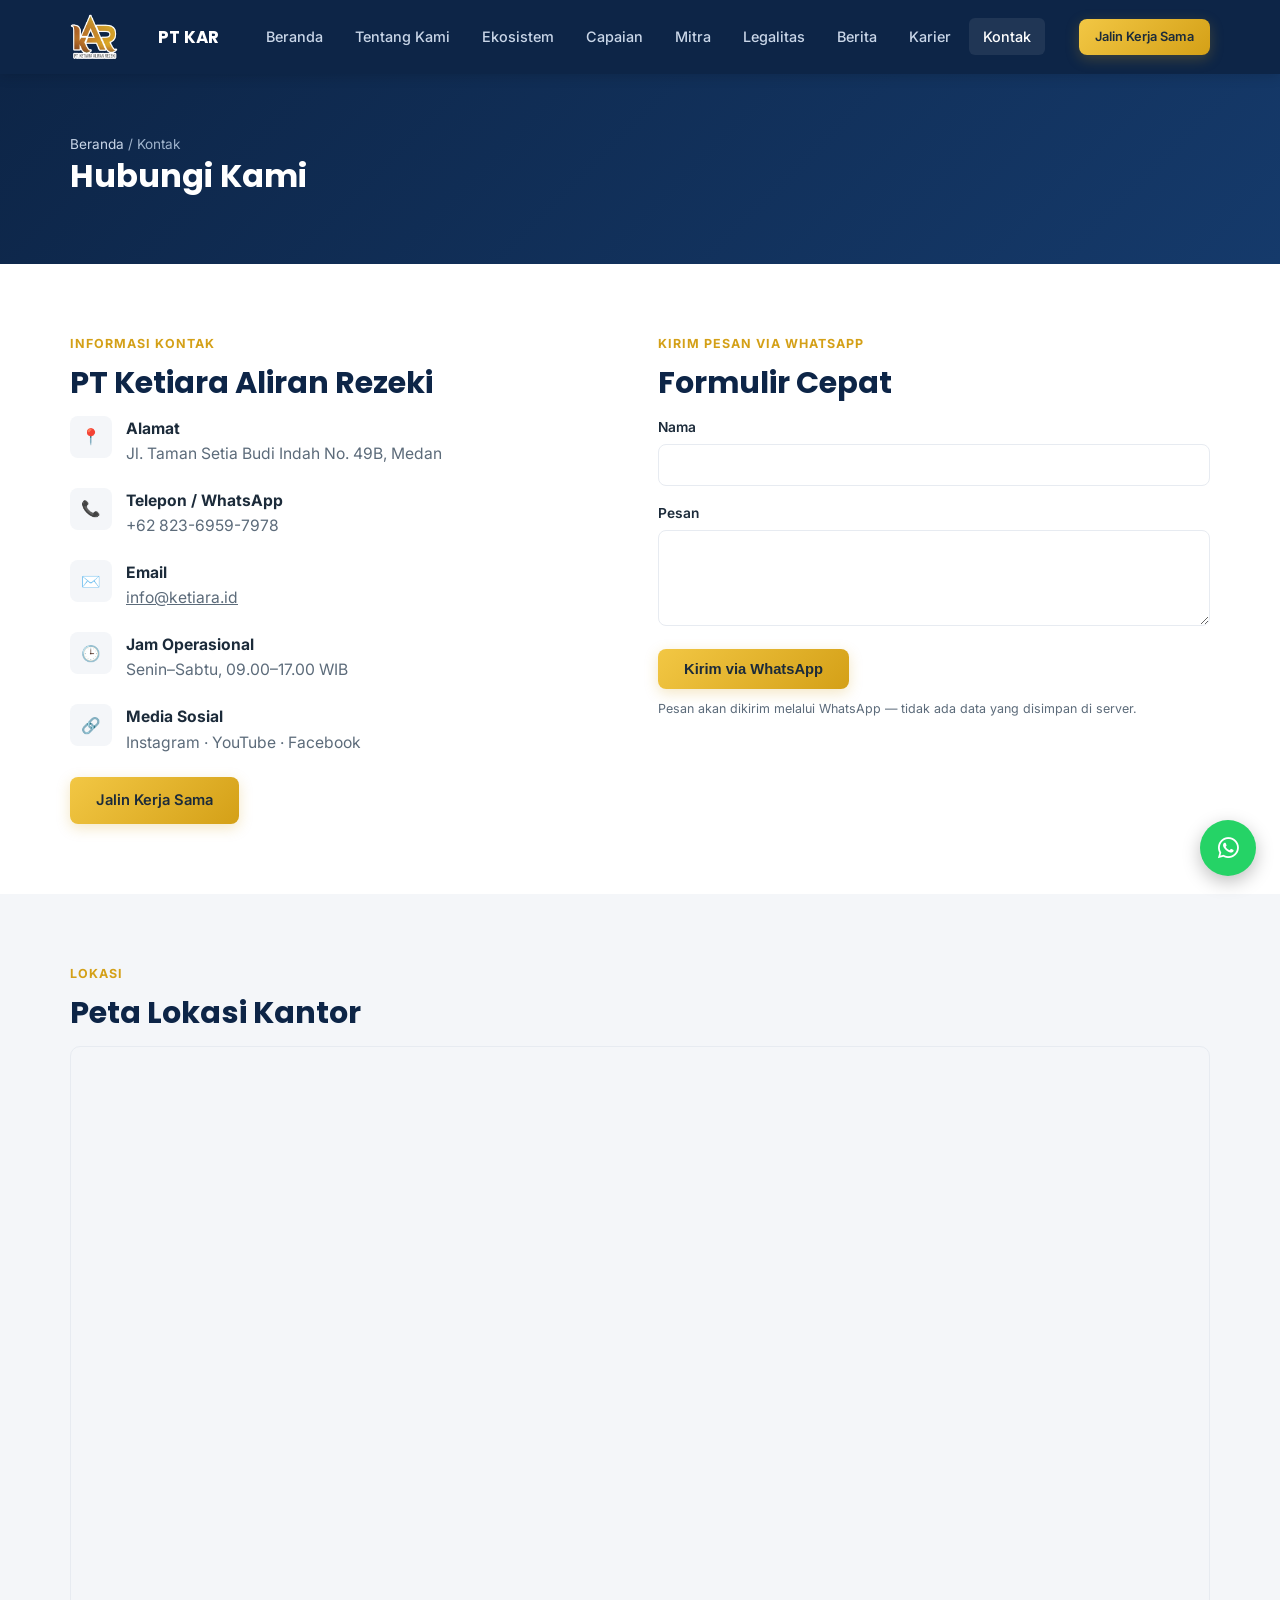
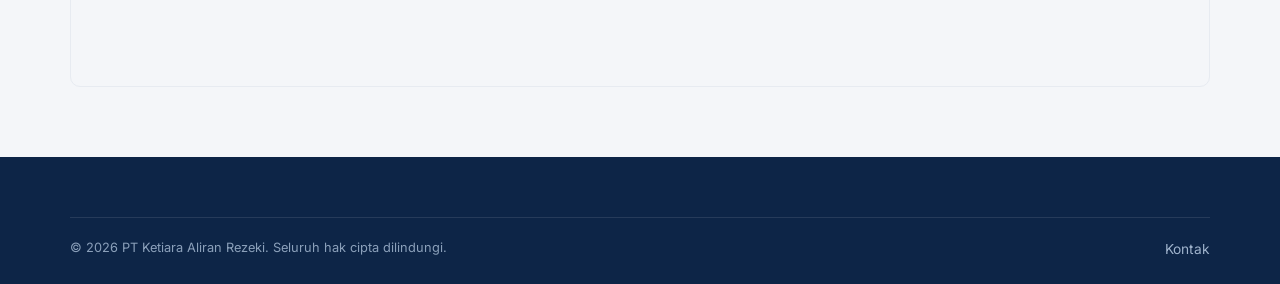
<file: pages/kontak.html>
<!DOCTYPE html>
<html lang="id">
<head>
<meta charset="UTF-8">
<meta name="viewport" content="width=device-width, initial-scale=1.0">
<title>Kontak - PT Ketiara Aliran Rezeki</title>
<meta name="description" content="Hubungi PT Ketiara Aliran Rezeki melalui WhatsApp, email, atau kunjungi kantor kami.">
<link rel="icon" href="../assets/icons/logo.webp" type="image/svg+xml">
<link rel="stylesheet" href="../assets/css/style.css">
</head>
<body>
<header class="header">
  <div class="container nav">
    <img src="../assets/icons/logo.webp" alt="logo" class="logo-img"><a href="index.html" class="brand">PT KAR</a>
    <ul class="nav-menu">
      <li><a href="../index.html">Beranda</a></li>
      <li><a href="tentang.html">Tentang Kami</a></li>
      <li><a href="ekosistem.html">Ekosistem</a></li>
      <li><a href="capaian.html">Capaian</a></li>
      <li><a href="mitra.html">Mitra</a></li>
      <li><a href="legalitas.html">Legalitas</a></li>
      <li><a href="berita/index.html">Berita</a></li>
      <li><a href="karier.html">Karier</a></li>
      <li><a href="kontak.html" class="active">Kontak</a></li>
    </ul>
    <div class="nav-actions">
      <a href="mitra.html" class="btn btn-primary">Jalin Kerja Sama</a>
      <button class="hamburger" aria-label="Menu"><span></span><span></span><span></span></button>
    </div>
  </div>
</header>

<section class="page-hero">
  <div class="container">
    <div class="breadcrumb"><a href="../index.html">Beranda</a> / Kontak</div>
    <h1>Hubungi Kami</h1>
  </div>
</section>

<section class="section">
  <div class="container contact-grid">
    <div>
      <span class="eyebrow">Informasi Kontak</span>
      <h2 class="section-title">PT Ketiara Aliran Rezeki</h2>
      <div class="contact-info-item"><div class="contact-icon">📍</div><div><strong>Alamat</strong><br><span style="color:var(--muted)">Jl. Taman Setia Budi Indah No. 49B, Medan</span></div></div>
      <div class="contact-info-item"><div class="contact-icon">📞</div><div><strong>Telepon / WhatsApp</strong><br><span style="color:var(--muted)">+62 823-6959-7978</span></div></div>
      <div class="contact-info-item"><div class="contact-icon">✉️</div><div><strong>Email</strong><br><a href="mailto:info@ketiara.id" style="color:var(--muted)">info@ketiara.id</a></div></div>
      <div class="contact-info-item"><div class="contact-icon">🕒</div><div><strong>Jam Operasional</strong><br><span style="color:var(--muted)">Senin–Sabtu, 09.00–17.00 WIB</span></div></div>
      <div class="contact-info-item"><div class="contact-icon">🔗</div><div><strong>Media Sosial</strong><br><span style="color:var(--muted)">Instagram · YouTube · Facebook</span></div></div>
      <a href="mitra.html" class="btn btn-primary">Jalin Kerja Sama</a>
    </div>

    <div>
      <span class="eyebrow">Kirim Pesan via WhatsApp</span>
      <h2 class="section-title">Formulir Cepat</h2>
      <form id="wa-form">
        <div class="form-group"><label for="wa-nama">Nama</label><input type="text" id="wa-nama" required></div>
        <div class="form-group"><label for="wa-pesan">Pesan</label><textarea id="wa-pesan" rows="4" required></textarea></div>
        <button type="submit" class="btn btn-primary">Kirim via WhatsApp</button>
      </form>
      <p style="font-size:.78rem;color:var(--muted);margin-top:10px">Pesan akan dikirim melalui WhatsApp — tidak ada data yang disimpan di server.</p>
    </div>
  </div>
</section>

<section class="section section-alt">
  <div class="container">
    <span class="eyebrow">Lokasi</span>
    <h2 class="section-title">Peta Lokasi Kantor</h2>
    <div class="map-frame">
      <iframe src="https://maps.app.goo.gl/HacZdbUmVL16u4Po7 loading="lazy" allowfullscreen title="Lokasi PT KAR"></iframe>
    </div>
  </div>
</section>

<footer>
  <div class="container">
    <div class="footer-bottom">
      <span>&copy; 2026 PT Ketiara Aliran Rezeki. Seluruh hak cipta dilindungi.</span>
      <a href="kontak.html">Kontak</a>
    </div>
  </div>
</footer>

<a href="https://wa.me/6282369597978" class="wa-float" target="_blank" aria-label="Chat WhatsApp"><i class="fa-brands fa-whatsapp"></i></a>
<button class="back-top" aria-label="Kembali ke atas">↑</button>
<script src="../assets/js/script.js"></script>
</body>
</html>
</file>
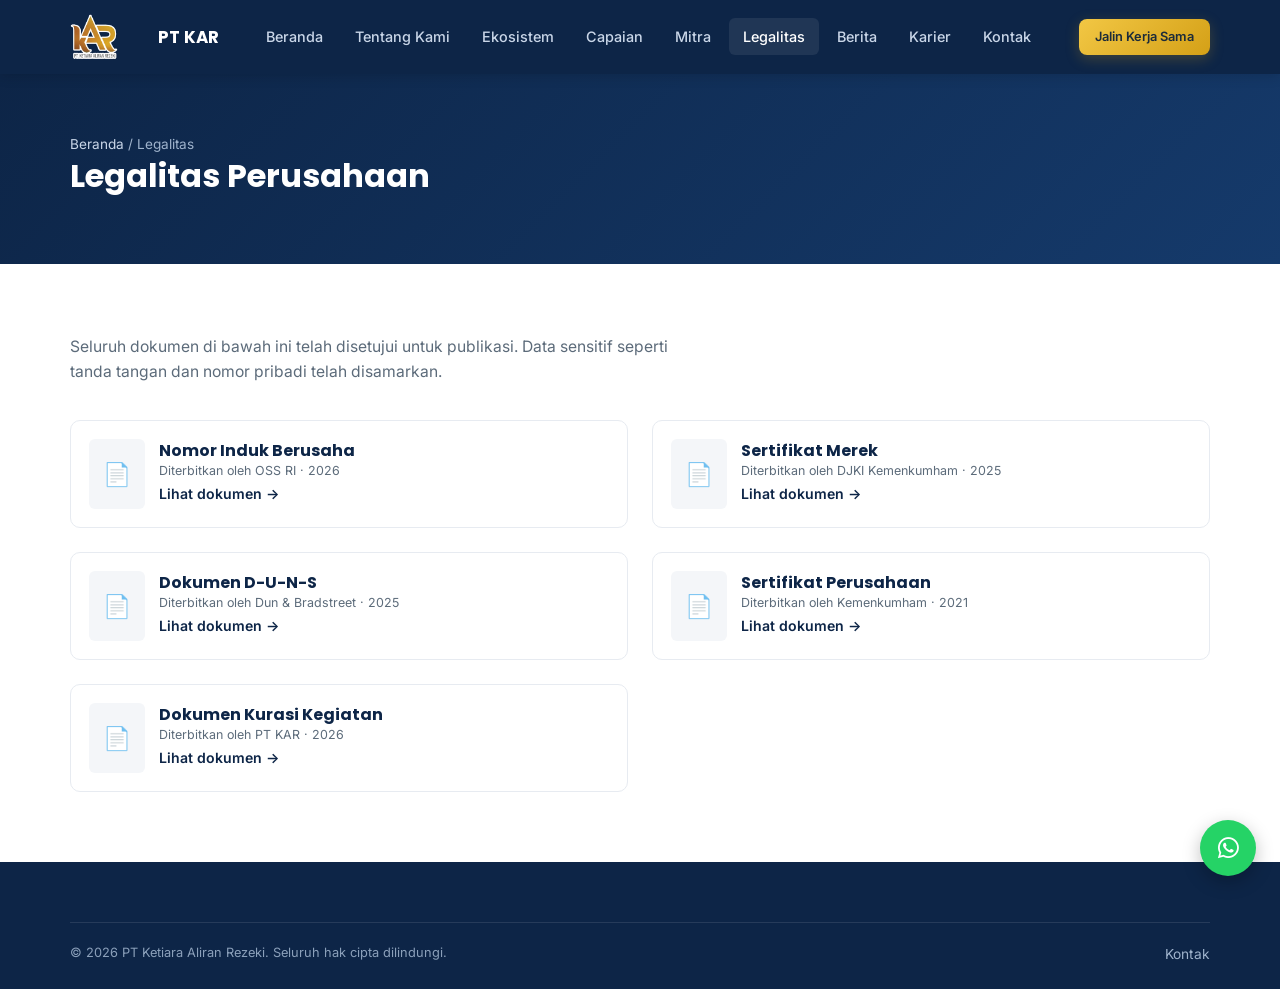
<file: pages/legalitas.html>
<!DOCTYPE html>
<html lang="id">
<head>
<meta charset="UTF-8">
<meta name="viewport" content="width=device-width, initial-scale=1.0">
<title>Legalitas - PT Ketiara Aliran Rezeki</title>
<meta name="description" content="Dokumen legalitas resmi PT Ketiara Aliran Rezeki yang telah disetujui untuk publikasi.">
<link rel="icon" href="../assets/icons/logo.webp" type="image/svg+xml">
<link rel="stylesheet" href="../assets/css/style.css">
</head>
<body>
<header class="header">
  <div class="container nav">
    <img src="../assets/icons/logo.webp" alt="logo" class="logo-img"><a href="index.html" class="brand">PT KAR</a>
    <ul class="nav-menu">
      <li><a href="../index.html">Beranda</a></li>
      <li><a href="tentang.html">Tentang Kami</a></li>
      <li><a href="ekosistem.html">Ekosistem</a></li>
      <li><a href="capaian.html">Capaian</a></li>
      <li><a href="mitra.html">Mitra</a></li>
      <li><a href="legalitas.html" class="active">Legalitas</a></li>
      <li><a href="berita/index.html">Berita</a></li>
      <li><a href="karier.html">Karier</a></li>
      <li><a href="kontak.html">Kontak</a></li>
    </ul>
    <div class="nav-actions">
      <a href="mitra.html" class="btn btn-primary">Jalin Kerja Sama</a>
      <button class="hamburger" aria-label="Menu"><span></span><span></span><span></span></button>
    </div>
  </div>
</header>

<section class="page-hero">
  <div class="container">
    <div class="breadcrumb"><a href="../index.html">Beranda</a> / Legalitas</div>
    <h1>Legalitas Perusahaan</h1>
  </div>
</section>

<section class="section">
  <div class="container">
    <p class="section-desc">Seluruh dokumen di bawah ini telah disetujui untuk publikasi. Data sensitif seperti tanda tangan dan nomor pribadi telah disamarkan.</p>
    <div class="grid-2">
      <div class="doc-card">
        <div class="doc-thumb">📄</div>
        <div>
          <h3 style="font-size:1rem">Nomor Induk Berusaha</h3>
          <div class="doc-meta">Diterbitkan oleh OSS RI · 2026</div>
          <a href="#" class="card-link">Lihat dokumen →</a>
        </div>
      </div>
      <div class="doc-card">
        <div class="doc-thumb">📄</div>
        <div>
          <h3 style="font-size:1rem">Sertifikat Merek</h3>
          <div class="doc-meta">Diterbitkan oleh DJKI Kemenkumham · 2025</div>
          <a href="#" class="card-link">Lihat dokumen →</a>
        </div>
      </div>
      <div class="doc-card">
        <div class="doc-thumb">📄</div>
        <div>
          <h3 style="font-size:1rem">Dokumen D-U-N-S</h3>
          <div class="doc-meta">Diterbitkan oleh Dun & Bradstreet · 2025</div>
          <a href="#" class="card-link">Lihat dokumen →</a>
        </div>
      </div>
      <div class="doc-card">
        <div class="doc-thumb">📄</div>
        <div>
          <h3 style="font-size:1rem">Sertifikat Perusahaan</h3>
          <div class="doc-meta">Diterbitkan oleh Kemenkumham · 2021</div>
          <a href="#" class="card-link">Lihat dokumen →</a>
        </div>
      </div>
      <div class="doc-card">
        <div class="doc-thumb">📄</div>
        <div>
          <h3 style="font-size:1rem">Dokumen Kurasi Kegiatan</h3>
          <div class="doc-meta">Diterbitkan oleh PT KAR · 2026</div>
          <a href="#" class="card-link">Lihat dokumen →</a>
        </div>
      </div>
    </div>
  </div>
</section>

<footer>
  <div class="container">
    <div class="footer-bottom">
      <span>&copy; 2026 PT Ketiara Aliran Rezeki. Seluruh hak cipta dilindungi.</span>
      <a href="kontak.html">Kontak</a>
    </div>
  </div>
</footer>

<a href="https://wa.me/6281234567890" class="wa-float" target="_blank" aria-label="Chat WhatsApp"><i class="fa-brands fa-whatsapp"></i></a>
<button class="back-top" aria-label="Kembali ke atas">↑</button>
<script src="../assets/js/script.js"></script>
</body>
</html>
</file>
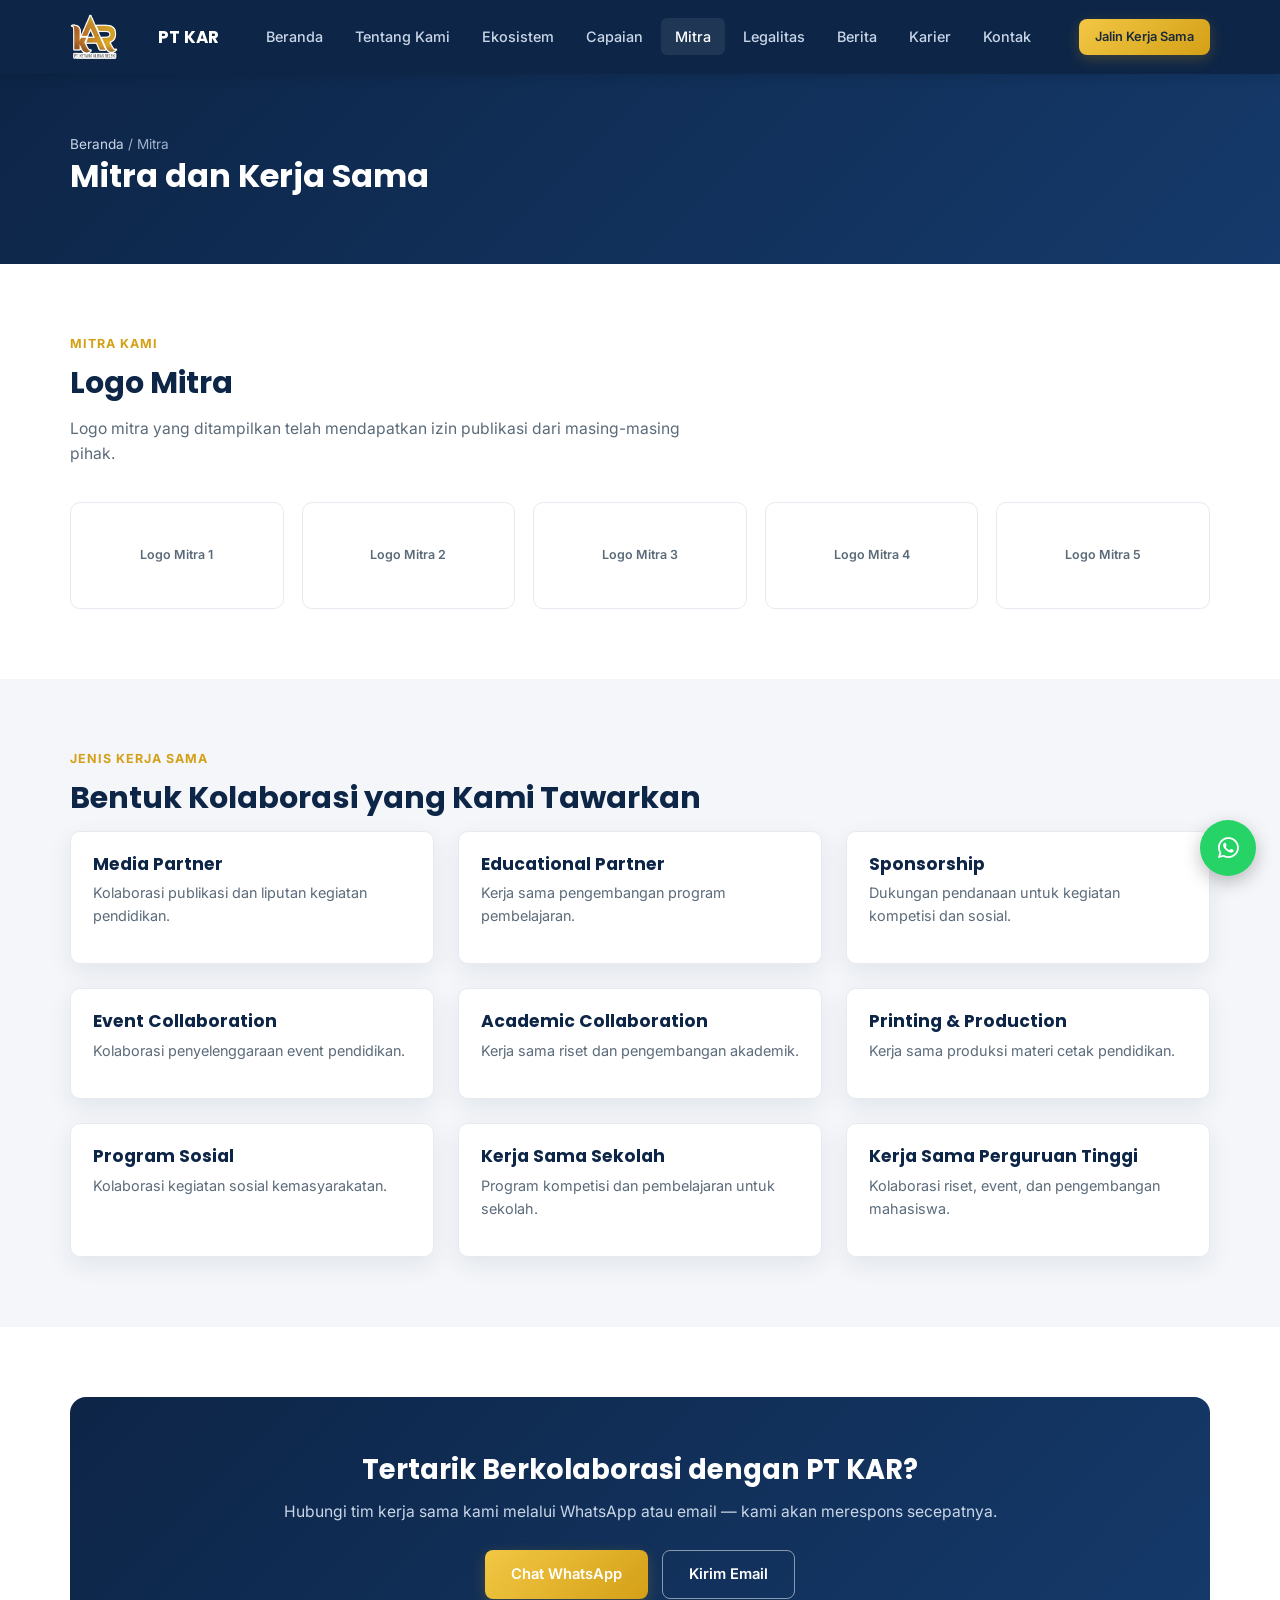
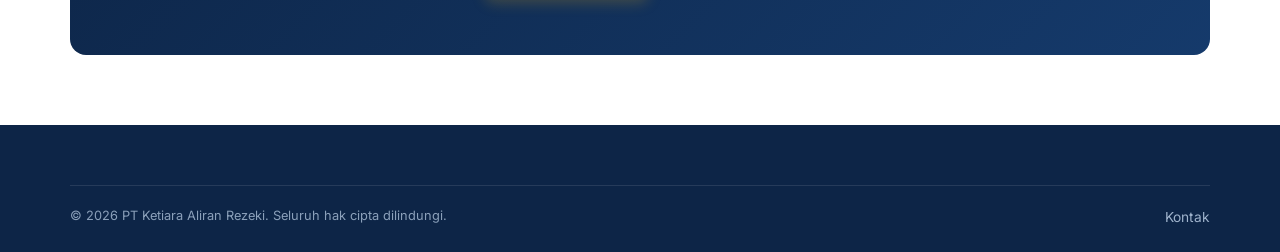
<file: pages/mitra.html>
<!DOCTYPE html>
<html lang="id">
<head>
<meta charset="UTF-8">
<meta name="viewport" content="width=device-width, initial-scale=1.0">
<title>Mitra dan Kerja Sama - PT Ketiara Aliran Rezeki</title>
<meta name="description" content="Peluang kerja sama dengan PT Ketiara Aliran Rezeki: media partner, educational partner, sponsorship, dan kolaborasi akademik.">
<link rel="icon" href="../assets/icons/logo.webp" type="image/svg+xml">
<link rel="stylesheet" href="../assets/css/style.css">
</head>
<body>
<header class="header">
  <div class="container nav">
    <img src="../assets/icons/logo.webp" alt="logo" class="logo-img"><a href="index.html" class="brand">PT KAR</a>    <ul class="nav-menu">
      <li><a href="../index.html">Beranda</a></li>
      <li><a href="tentang.html">Tentang Kami</a></li>
      <li><a href="ekosistem.html">Ekosistem</a></li>
      <li><a href="capaian.html">Capaian</a></li>
      <li><a href="mitra.html" class="active">Mitra</a></li>
      <li><a href="legalitas.html">Legalitas</a></li>
      <li><a href="berita/index.html">Berita</a></li>
      <li><a href="karier.html">Karier</a></li>
      <li><a href="kontak.html">Kontak</a></li>
    </ul>
    <div class="nav-actions">
      <a href="mitra.html" class="btn btn-primary">Jalin Kerja Sama</a>
      <button class="hamburger" aria-label="Menu"><span></span><span></span><span></span></button>
    </div>
  </div>
</header>

<section class="page-hero">
  <div class="container">
    <div class="breadcrumb"><a href="../index.html">Beranda</a> / Mitra</div>
    <h1>Mitra dan Kerja Sama</h1>
  </div>
</section>

<section class="section">
  <div class="container">
    <span class="eyebrow">Mitra Kami</span>
    <h2 class="section-title">Logo Mitra</h2>
    <p class="section-desc">Logo mitra yang ditampilkan telah mendapatkan izin publikasi dari masing-masing pihak.</p>
    <div class="logo-grid">
      <div class="logo-box">Logo Mitra 1</div>
      <div class="logo-box">Logo Mitra 2</div>
      <div class="logo-box">Logo Mitra 3</div>
      <div class="logo-box">Logo Mitra 4</div>
      <div class="logo-box">Logo Mitra 5</div>
    </div>
  </div>
</section>

<section class="section section-alt">
  <div class="container">
    <span class="eyebrow">Jenis Kerja Sama</span>
    <h2 class="section-title">Bentuk Kolaborasi yang Kami Tawarkan</h2>
    <div class="grid-3">
      <div class="card"><div class="card-body"><h3>Media Partner</h3><p>Kolaborasi publikasi dan liputan kegiatan pendidikan.</p></div></div>
      <div class="card"><div class="card-body"><h3>Educational Partner</h3><p>Kerja sama pengembangan program pembelajaran.</p></div></div>
      <div class="card"><div class="card-body"><h3>Sponsorship</h3><p>Dukungan pendanaan untuk kegiatan kompetisi dan sosial.</p></div></div>
      <div class="card"><div class="card-body"><h3>Event Collaboration</h3><p>Kolaborasi penyelenggaraan event pendidikan.</p></div></div>
      <div class="card"><div class="card-body"><h3>Academic Collaboration</h3><p>Kerja sama riset dan pengembangan akademik.</p></div></div>
      <div class="card"><div class="card-body"><h3>Printing & Production</h3><p>Kerja sama produksi materi cetak pendidikan.</p></div></div>
      <div class="card"><div class="card-body"><h3>Program Sosial</h3><p>Kolaborasi kegiatan sosial kemasyarakatan.</p></div></div>
      <div class="card"><div class="card-body"><h3>Kerja Sama Sekolah</h3><p>Program kompetisi dan pembelajaran untuk sekolah.</p></div></div>
      <div class="card"><div class="card-body"><h3>Kerja Sama Perguruan Tinggi</h3><p>Kolaborasi riset, event, dan pengembangan mahasiswa.</p></div></div>
    </div>
  </div>
</section>

<section class="section">
  <div class="container">
    <div class="cta">
      <h2>Tertarik Berkolaborasi dengan PT KAR?</h2>
      <p>Hubungi tim kerja sama kami melalui WhatsApp atau email — kami akan merespons secepatnya.</p>
      <div class="cta-actions">
        <a href="https://wa.me/6282369597978?text=Halo%20PT%20KAR%2C%20saya%20ingin%20menjajaki%20kerja%20sama." target="_blank" class="btn btn-primary">Chat WhatsApp</a>
        <a href="mailto:info@ketiara.id" class="btn btn-outline">Kirim Email</a>
      </div>
    </div>
  </div>
</section>

<footer>
  <div class="container">
    <div class="footer-bottom">
      <span>&copy; 2026 PT Ketiara Aliran Rezeki. Seluruh hak cipta dilindungi.</span>
      <a href="kontak.html">Kontak</a>
    </div>
  </div>
</footer>

<a href="https://wa.me/6282369597978" class="wa-float" target="_blank" aria-label="Chat WhatsApp"><i class="fa-brands fa-whatsapp"></i></a>
<button class="back-top" aria-label="Kembali ke atas">↑</button>
<script src="../assets/js/script.js"></script>
</body>
</html>
</file>
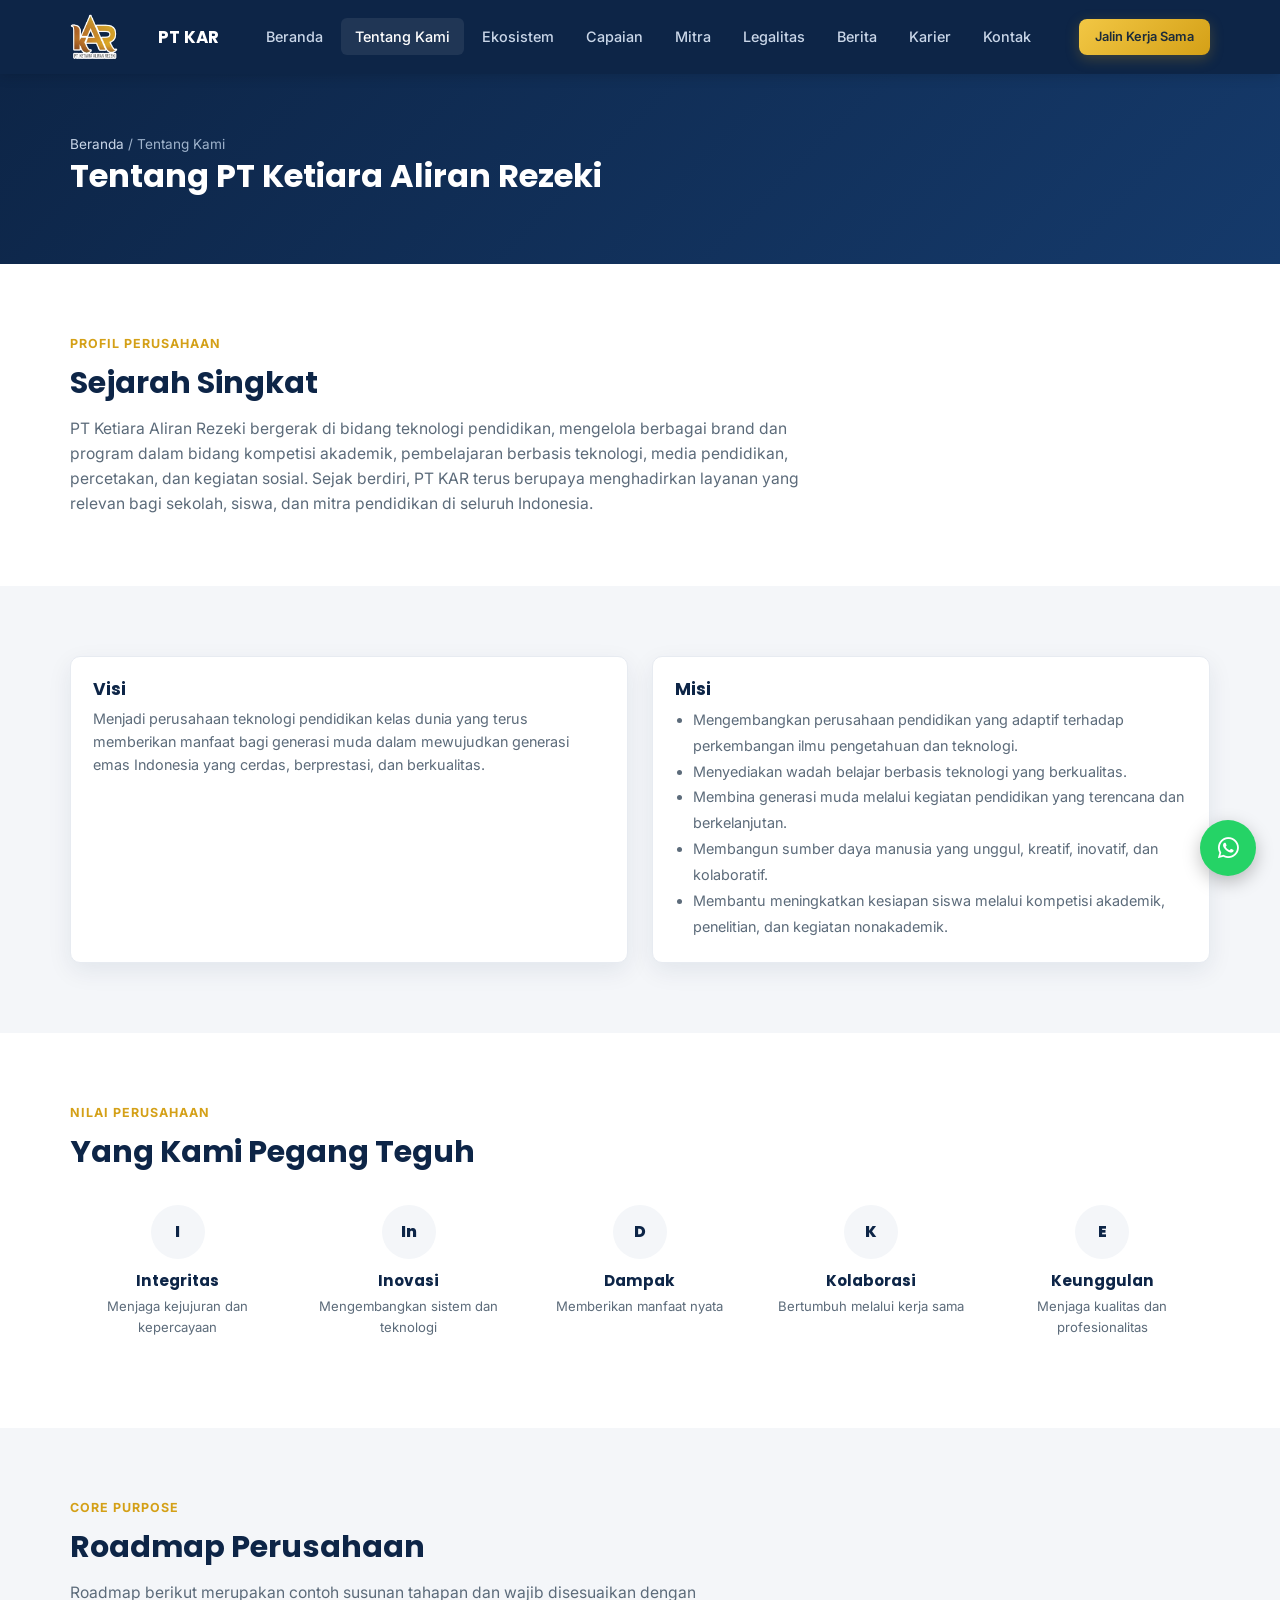
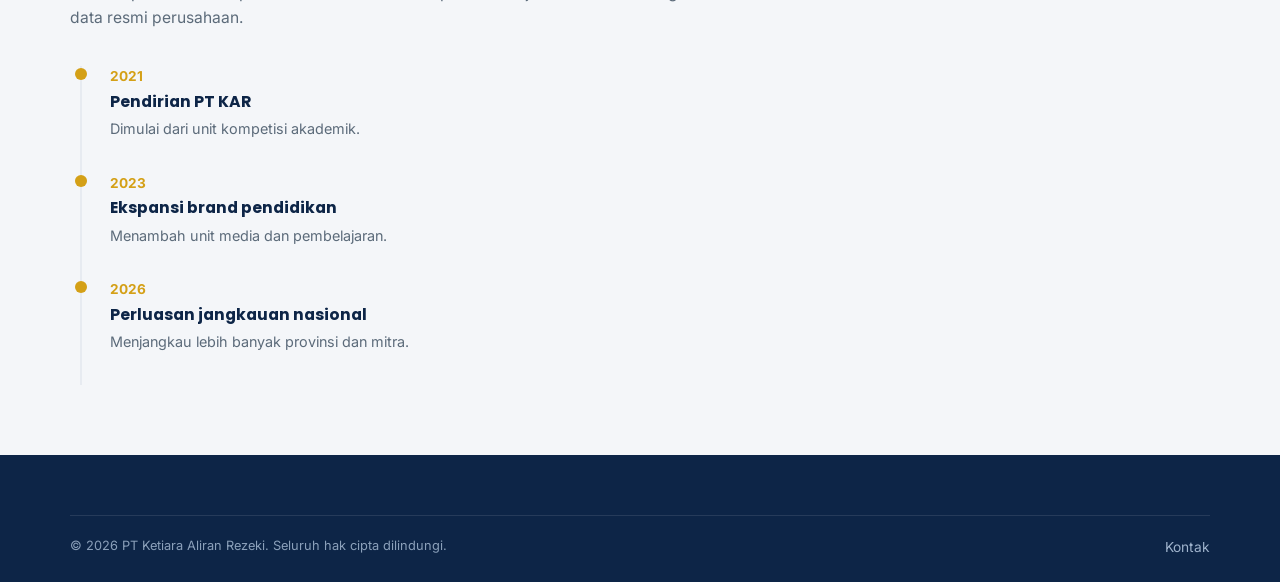
<file: pages/tentang.html>
<!DOCTYPE html>
<html lang="id">
<head>
<meta charset="UTF-8">
<meta name="viewport" content="width=device-width, initial-scale=1.0">
<title>Tentang Kami - PT Ketiara Aliran Rezeki</title>
<meta name="description" content="Profil, visi, misi, nilai, dan roadmap PT Ketiara Aliran Rezeki, perusahaan teknologi pendidikan Indonesia.">
<link rel="icon" href="../assets/icons/logo.webp" type="image/svg+xml">
<link rel="stylesheet" href="../assets/css/style.css">
</head>
<body>
<header class="header">
  <div class="container nav">
    <img src="../assets/icons/logo.webp" alt="logo" class="logo-img"><a href="index.html" class="brand">PT KAR</a>
    <ul class="nav-menu">
      <li><a href="../index.html">Beranda</a></li>
      <li><a href="tentang.html" class="active">Tentang Kami</a></li>
      <li><a href="ekosistem.html">Ekosistem</a></li>
      <li><a href="capaian.html">Capaian</a></li>
      <li><a href="mitra.html">Mitra</a></li>
      <li><a href="legalitas.html">Legalitas</a></li>
      <li><a href="berita/index.html">Berita</a></li>
      <li><a href="karier.html">Karier</a></li>
      <li><a href="kontak.html">Kontak</a></li>
    </ul>
    <div class="nav-actions">
      <a href="mitra.html" class="btn btn-primary">Jalin Kerja Sama</a>
      <button class="hamburger" aria-label="Menu"><span></span><span></span><span></span></button>
    </div>
  </div>
</header>

<section class="page-hero">
  <div class="container">
    <div class="breadcrumb"><a href="../index.html">Beranda</a> / Tentang Kami</div>
    <h1>Tentang PT Ketiara Aliran Rezeki</h1>
  </div>
</section>

<section class="section">
  <div class="container">
    <span class="eyebrow">Profil Perusahaan</span>
    <h2 class="section-title">Sejarah Singkat</h2>
    <p style="max-width:760px;color:var(--muted)">
      PT Ketiara Aliran Rezeki bergerak di bidang teknologi pendidikan, mengelola berbagai brand dan program dalam
      bidang kompetisi akademik, pembelajaran berbasis teknologi, media pendidikan, percetakan, dan kegiatan sosial.
      Sejak berdiri, PT KAR terus berupaya menghadirkan layanan yang relevan bagi sekolah, siswa, dan mitra pendidikan
      di seluruh Indonesia.
    </p>
  </div>
</section>

<section class="section section-alt">
  <div class="container grid-2">
    <div class="card"><div class="card-body">
      <h3>Visi</h3>
      <p>Menjadi perusahaan teknologi pendidikan kelas dunia yang terus memberikan manfaat bagi generasi muda dalam mewujudkan generasi emas Indonesia yang cerdas, berprestasi, dan berkualitas.</p>
    </div></div>
    <div class="card"><div class="card-body">
      <h3>Misi</h3>
      <ul style="color:var(--muted);padding-left:18px;font-size:.9rem;line-height:1.8">
        <li>Mengembangkan perusahaan pendidikan yang adaptif terhadap perkembangan ilmu pengetahuan dan teknologi.</li>
        <li>Menyediakan wadah belajar berbasis teknologi yang berkualitas.</li>
        <li>Membina generasi muda melalui kegiatan pendidikan yang terencana dan berkelanjutan.</li>
        <li>Membangun sumber daya manusia yang unggul, kreatif, inovatif, dan kolaboratif.</li>
        <li>Membantu meningkatkan kesiapan siswa melalui kompetisi akademik, penelitian, dan kegiatan nonakademik.</li>
      </ul>
    </div></div>
  </div>
</section>

<section class="section">
  <div class="container">
    <span class="eyebrow">Nilai Perusahaan</span>
    <h2 class="section-title">Yang Kami Pegang Teguh</h2>
    <div class="value-grid">
      <div class="value-card"><div class="value-icon">I</div><h4>Integritas</h4><p>Menjaga kejujuran dan kepercayaan</p></div>
      <div class="value-card"><div class="value-icon">In</div><h4>Inovasi</h4><p>Mengembangkan sistem dan teknologi</p></div>
      <div class="value-card"><div class="value-icon">D</div><h4>Dampak</h4><p>Memberikan manfaat nyata</p></div>
      <div class="value-card"><div class="value-icon">K</div><h4>Kolaborasi</h4><p>Bertumbuh melalui kerja sama</p></div>
      <div class="value-card"><div class="value-icon">E</div><h4>Keunggulan</h4><p>Menjaga kualitas dan profesionalitas</p></div>
    </div>
  </div>
</section>

<section class="section section-alt">
  <div class="container">
    <span class="eyebrow">Core Purpose</span>
    <h2 class="section-title">Roadmap Perusahaan</h2>
    <p class="section-desc">Roadmap berikut merupakan contoh susunan tahapan dan wajib disesuaikan dengan data resmi perusahaan.</p>
    <div class="timeline">
      <div class="timeline-item"><div class="timeline-year">2021</div><h4>Pendirian PT KAR</h4><p>Dimulai dari unit kompetisi akademik.</p></div>
      <div class="timeline-item"><div class="timeline-year">2023</div><h4>Ekspansi brand pendidikan</h4><p>Menambah unit media dan pembelajaran.</p></div>
      <div class="timeline-item"><div class="timeline-year">2026</div><h4>Perluasan jangkauan nasional</h4><p>Menjangkau lebih banyak provinsi dan mitra.</p></div>
    </div>
  </div>
</section>

<footer>
  <div class="container">
    <div class="footer-bottom">
      <span>&copy; 2026 PT Ketiara Aliran Rezeki. Seluruh hak cipta dilindungi.</span>
      <a href="kontak.html">Kontak</a>
    </div>
  </div>
</footer>

<a href="https://wa.me/6281234567890" class="wa-float" target="_blank" aria-label="Chat WhatsApp"><i class="fa-brands fa-whatsapp"></i></a>
<button class="back-top" aria-label="Kembali ke atas">↑</button>
<script src="../assets/js/script.js"></script>
</body>
</html>
</file>
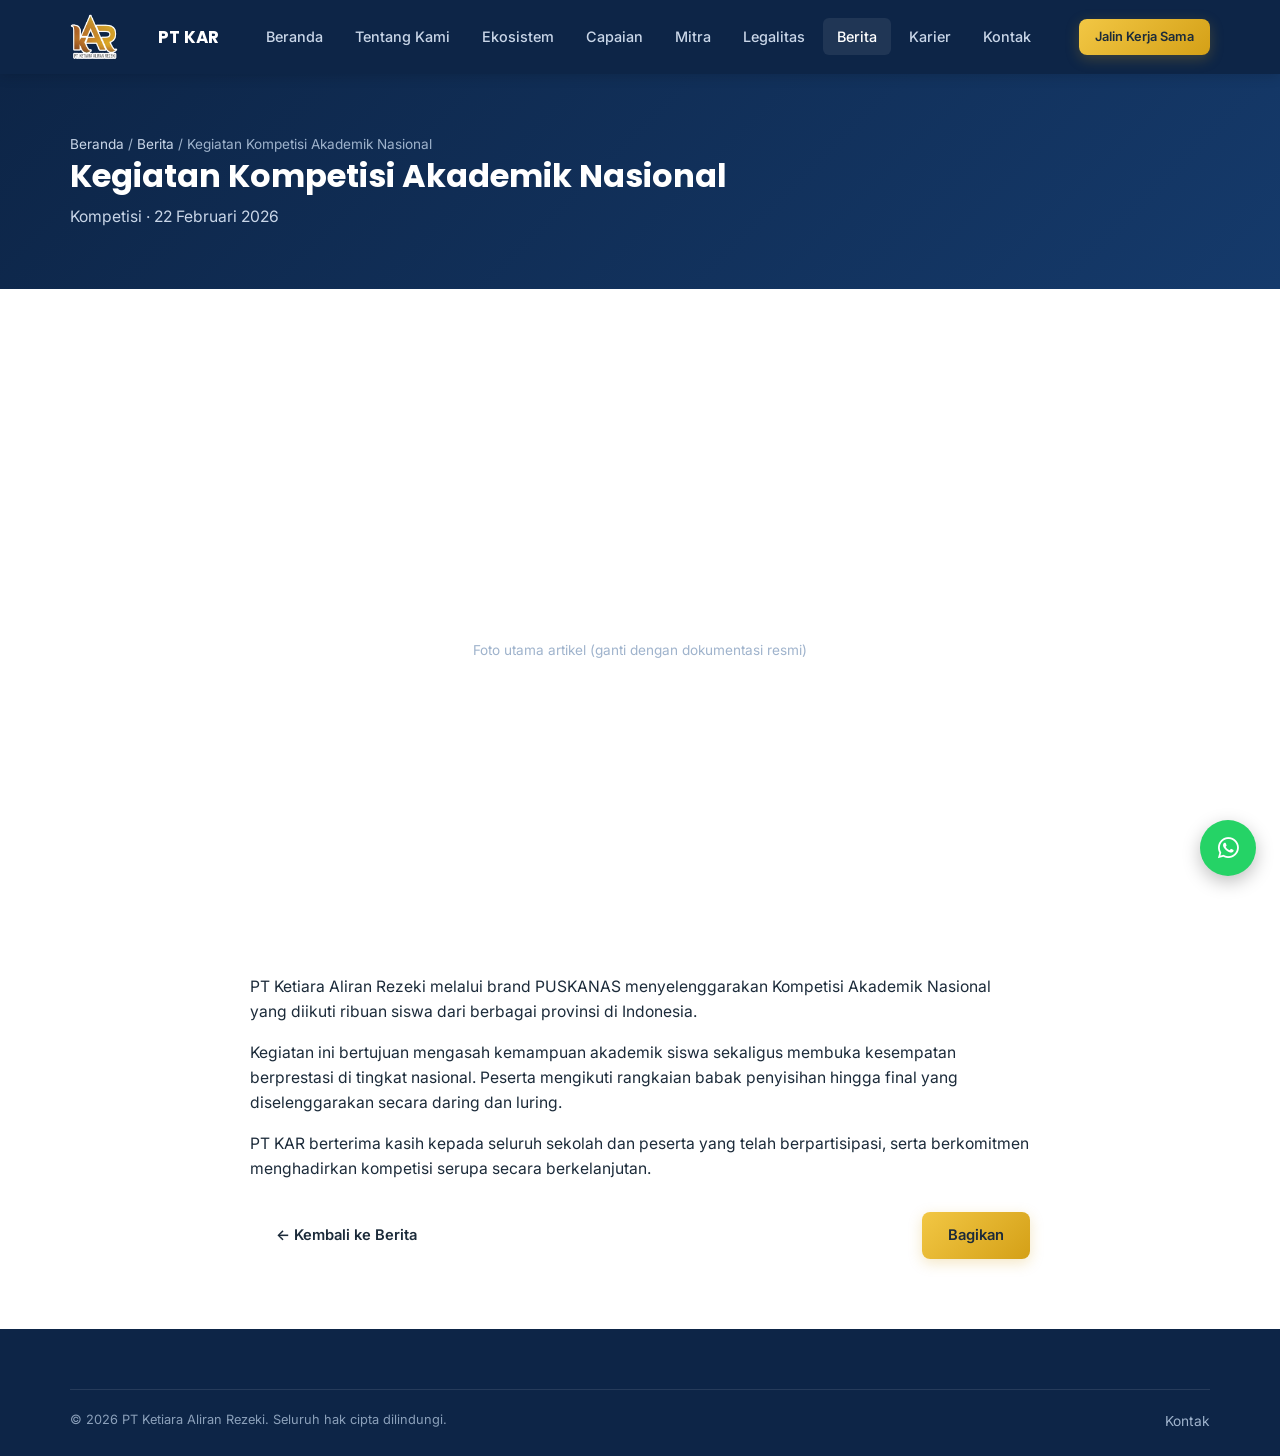
<file: pages/berita/kegiatan-kompetisi.html>
<!DOCTYPE html>
<html lang="id">
<head>
<meta charset="UTF-8">
<meta name="viewport" content="width=device-width, initial-scale=1.0">
<title>Kegiatan Kompetisi Akademik Nasional - Berita PT Ketiara Aliran Rezeki</title>
<meta name="description" content="Dokumentasi penyelenggaraan kompetisi akademik yang diikuti siswa dari berbagai provinsi.">
<link rel="icon" href="../../assets/icons/logo.webp" type="image/svg+xml">
<link rel="stylesheet" href="../../assets/css/style.css">
</head>
<body>
<header class="header">
  <div class="container nav">
    <img src="../../assets/icons/logo.webp" alt="logo" class="logo-img"><a href="index.html" class="brand">PT KAR</a>
    <ul class="nav-menu">
      <li><a href="../../index.html">Beranda</a></li>
      <li><a href="../tentang.html">Tentang Kami</a></li>
      <li><a href="../ekosistem.html">Ekosistem</a></li>
      <li><a href="../capaian.html">Capaian</a></li>
      <li><a href="../mitra.html">Mitra</a></li>
      <li><a href="../legalitas.html">Legalitas</a></li>
      <li><a href="index.html" class="active">Berita</a></li>
      <li><a href="../karier.html">Karier</a></li>
      <li><a href="../kontak.html">Kontak</a></li>
    </ul>
    <div class="nav-actions">
      <a href="../mitra.html" class="btn btn-primary">Jalin Kerja Sama</a>
      <button class="hamburger" aria-label="Menu"><span></span><span></span><span></span></button>
    </div>
  </div>
</header>

<section class="page-hero">
  <div class="container">
    <div class="breadcrumb"><a href="../../index.html">Beranda</a> / <a href="index.html">Berita</a> / Kegiatan Kompetisi Akademik Nasional</div>
    <h1>Kegiatan Kompetisi Akademik Nasional</h1>
    <p style="color:#c9d6e8;margin-top:8px">Kompetisi · 22 Februari 2026</p>
  </div>
</section>

<section class="section">
  <div class="container" style="max-width:820px">
    <div class="hero-visual" style="margin-bottom:30px">Foto utama artikel (ganti dengan dokumentasi resmi)</div>
    <p style="margin-bottom:16px;color:var(--text)">PT Ketiara Aliran Rezeki melalui brand PUSKANAS menyelenggarakan Kompetisi Akademik Nasional yang diikuti ribuan siswa dari berbagai provinsi di Indonesia.</p>
    <p style="margin-bottom:16px;color:var(--text)">Kegiatan ini bertujuan mengasah kemampuan akademik siswa sekaligus membuka kesempatan berprestasi di tingkat nasional. Peserta mengikuti rangkaian babak penyisihan hingga final yang diselenggarakan secara daring dan luring.</p>
    <p style="margin-bottom:30px;color:var(--text)">PT KAR berterima kasih kepada seluruh sekolah dan peserta yang telah berpartisipasi, serta berkomitmen menghadirkan kompetisi serupa secara berkelanjutan.</p>
    <div style="display:flex;justify-content:space-between;flex-wrap:wrap;gap:12px">
      <a href="index.html" class="btn btn-outline-navy">← Kembali ke Berita</a>
      <a href="https://wa.me/?text=Baca%20artikel%20Kegiatan%20Kompetisi%20Akademik%20Nasional" target="_blank" class="btn btn-primary">Bagikan</a>
    </div>
  </div>
</section>

<footer>
  <div class="container">
    <div class="footer-bottom">
      <span>&copy; 2026 PT Ketiara Aliran Rezeki. Seluruh hak cipta dilindungi.</span>
      <a href="../kontak.html">Kontak</a>
    </div>
  </div>
</footer>

<a href="https://wa.me/6281234567890" class="wa-float" target="_blank" aria-label="Chat WhatsApp"><i class="fa-brands fa-whatsapp"></i></a>
<button class="back-top" aria-label="Kembali ke atas">↑</button>
<script src="../../assets/js/script.js"></script>
</body>
</html>
</file>
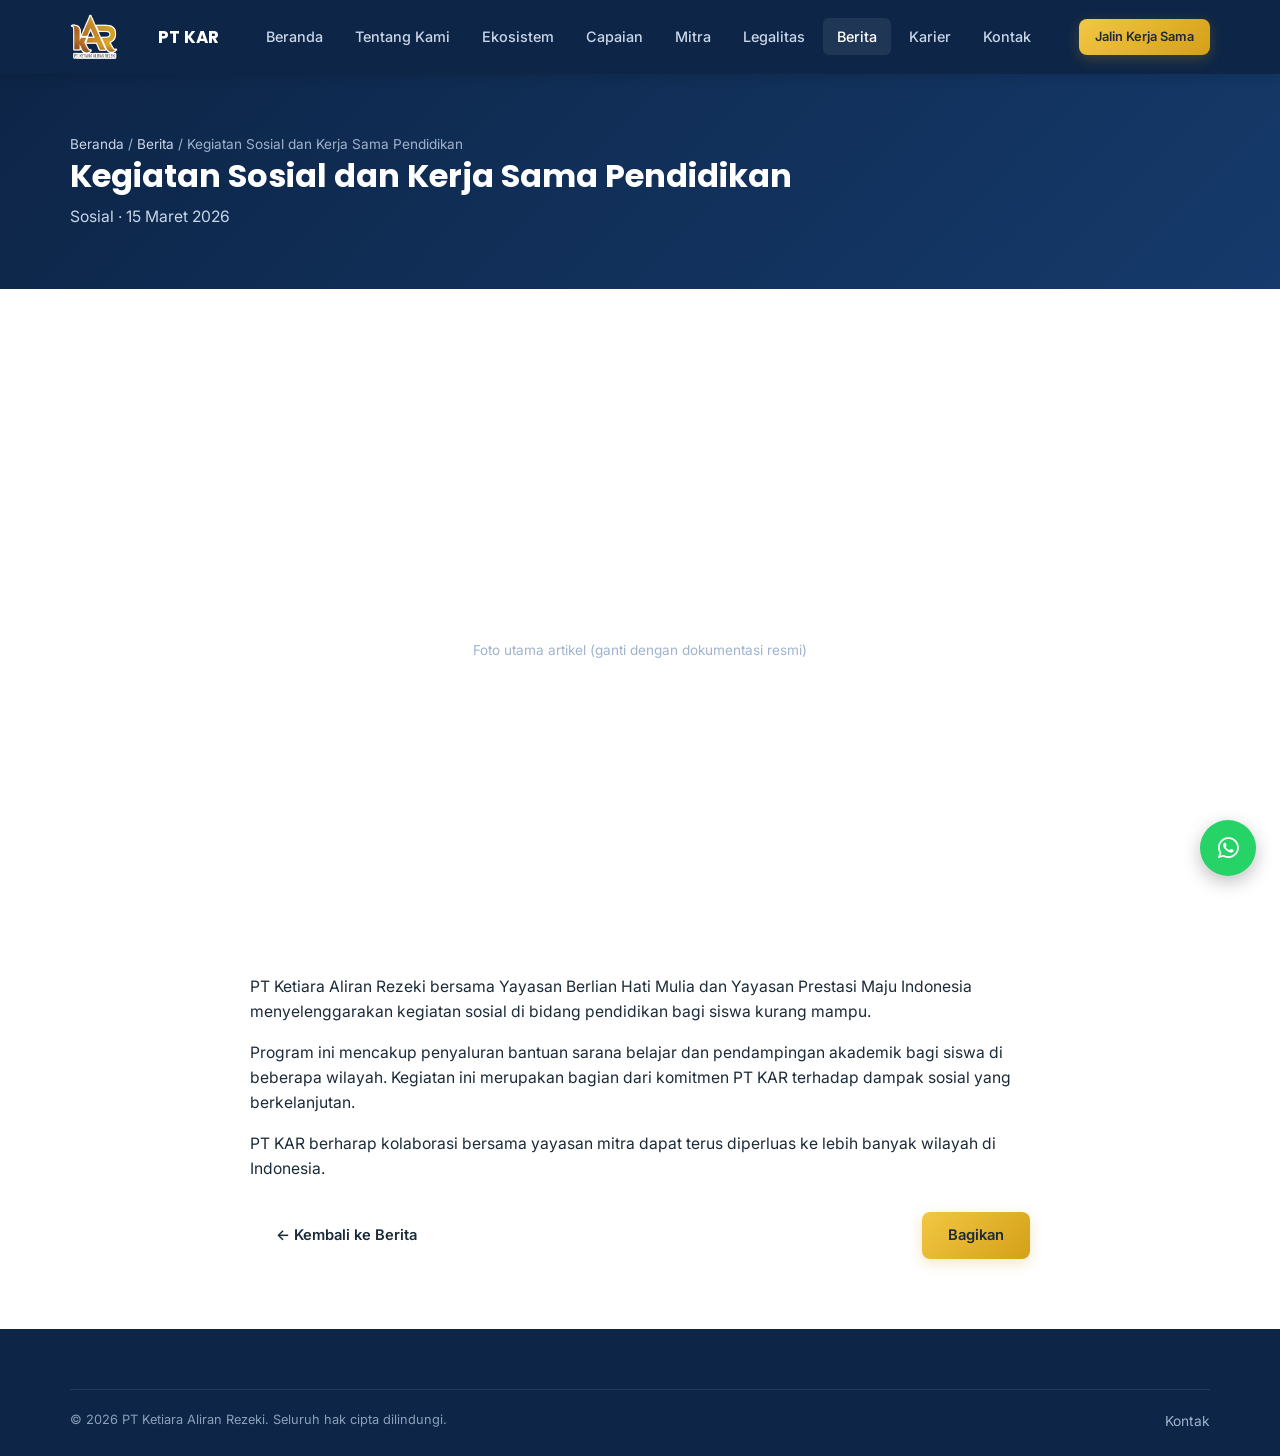
<file: pages/berita/kegiatan-sosial.html>
<!DOCTYPE html>
<html lang="id">
<head>
<meta charset="UTF-8">
<meta name="viewport" content="width=device-width, initial-scale=1.0">
<title>Kegiatan Sosial dan Kerja Sama Pendidikan - Berita PT Ketiara Aliran Rezeki</title>
<meta name="description" content="PT KAR bersama yayasan mitra menjalankan program sosial di bidang pendidikan.">
<link rel="icon" href="../../assets/icons/logo.webp" type="image/svg+xml">
<link rel="stylesheet" href="../../assets/css/style.css">
</head>
<body>
<header class="header">
  <div class="container nav">
    <img src="../../assets/icons/logo.webp" alt="logo" class="logo-img"><a href="index.html" class="brand">PT KAR</a>
    <ul class="nav-menu">
      <li><a href="../../index.html">Beranda</a></li>
      <li><a href="../tentang.html">Tentang Kami</a></li>
      <li><a href="../ekosistem.html">Ekosistem</a></li>
      <li><a href="../capaian.html">Capaian</a></li>
      <li><a href="../mitra.html">Mitra</a></li>
      <li><a href="../legalitas.html">Legalitas</a></li>
      <li><a href="index.html" class="active">Berita</a></li>
      <li><a href="../karier.html">Karier</a></li>
      <li><a href="../kontak.html">Kontak</a></li>
    </ul>
    <div class="nav-actions">
      <a href="../mitra.html" class="btn btn-primary">Jalin Kerja Sama</a>
      <button class="hamburger" aria-label="Menu"><span></span><span></span><span></span></button>
    </div>
  </div>
</header>

<section class="page-hero">
  <div class="container">
    <div class="breadcrumb"><a href="../../index.html">Beranda</a> / <a href="index.html">Berita</a> / Kegiatan Sosial dan Kerja Sama Pendidikan</div>
    <h1>Kegiatan Sosial dan Kerja Sama Pendidikan</h1>
    <p style="color:#c9d6e8;margin-top:8px">Sosial · 15 Maret 2026</p>
  </div>
</section>

<section class="section">
  <div class="container" style="max-width:820px">
    <div class="hero-visual" style="margin-bottom:30px">Foto utama artikel (ganti dengan dokumentasi resmi)</div>
    <p style="margin-bottom:16px;color:var(--text)">PT Ketiara Aliran Rezeki bersama Yayasan Berlian Hati Mulia dan Yayasan Prestasi Maju Indonesia menyelenggarakan kegiatan sosial di bidang pendidikan bagi siswa kurang mampu.</p>
    <p style="margin-bottom:16px;color:var(--text)">Program ini mencakup penyaluran bantuan sarana belajar dan pendampingan akademik bagi siswa di beberapa wilayah. Kegiatan ini merupakan bagian dari komitmen PT KAR terhadap dampak sosial yang berkelanjutan.</p>
    <p style="margin-bottom:30px;color:var(--text)">PT KAR berharap kolaborasi bersama yayasan mitra dapat terus diperluas ke lebih banyak wilayah di Indonesia.</p>
    <div style="display:flex;justify-content:space-between;flex-wrap:wrap;gap:12px">
      <a href="index.html" class="btn btn-outline-navy">← Kembali ke Berita</a>
      <a href="https://wa.me/?text=Baca%20artikel%20Kegiatan%20Sosial%20dan%20Kerja%20Sama%20Pendidikan" target="_blank" class="btn btn-primary">Bagikan</a>
    </div>
  </div>
</section>

<footer>
  <div class="container">
    <div class="footer-bottom">
      <span>&copy; 2026 PT Ketiara Aliran Rezeki. Seluruh hak cipta dilindungi.</span>
      <a href="../kontak.html">Kontak</a>
    </div>
  </div>
</footer>

<a href="https://wa.me/6281234567890" class="wa-float" target="_blank" aria-label="Chat WhatsApp"><i class="fa-brands fa-whatsapp"></i></a>
<button class="back-top" aria-label="Kembali ke atas">↑</button>
<script src="../../assets/js/script.js"></script>
</body>
</html>
</file>
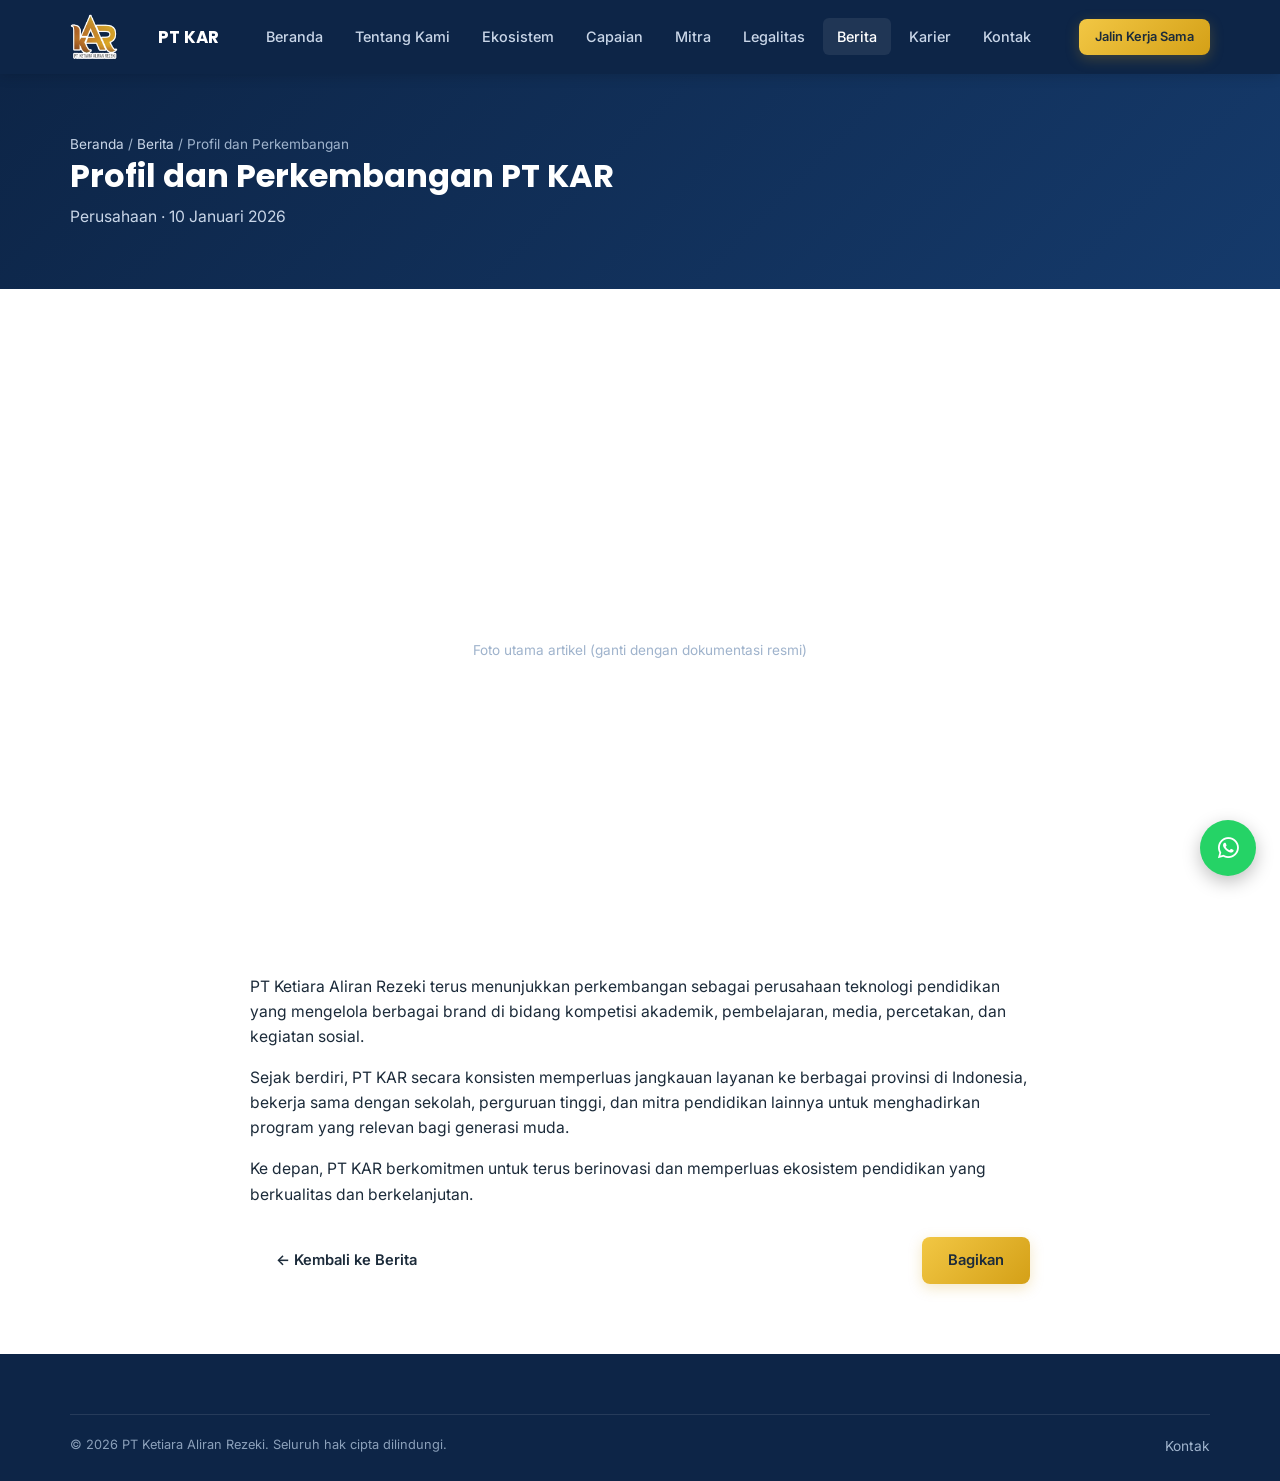
<file: pages/berita/profil-dan-perkembangan.html>
<!DOCTYPE html>
<html lang="id">
<head>
<meta charset="UTF-8">
<meta name="viewport" content="width=device-width, initial-scale=1.0">
<title>Profil dan Perkembangan PT KAR - Berita PT Ketiara Aliran Rezeki</title>
<meta name="description" content="Rangkuman perjalanan PT Ketiara Aliran Rezeki dalam membangun ekosistem pendidikan.">
<link rel="icon" href="../../assets/icons/logo.webp" type="image/svg+xml">
<link rel="stylesheet" href="../../assets/css/style.css">
</head>
<body>
<header class="header">
  <div class="container nav">
    <img src="../../assets/icons/logo.webp" alt="logo" class="logo-img"><a href="index.html" class="brand">PT KAR</a>
    <ul class="nav-menu">
      <li><a href="../../index.html">Beranda</a></li>
      <li><a href="../tentang.html">Tentang Kami</a></li>
      <li><a href="../ekosistem.html">Ekosistem</a></li>
      <li><a href="../capaian.html">Capaian</a></li>
      <li><a href="../mitra.html">Mitra</a></li>
      <li><a href="../legalitas.html">Legalitas</a></li>
      <li><a href="index.html" class="active">Berita</a></li>
      <li><a href="../karier.html">Karier</a></li>
      <li><a href="../kontak.html">Kontak</a></li>
    </ul>
    <div class="nav-actions">
      <a href="../mitra.html" class="btn btn-primary">Jalin Kerja Sama</a>
      <button class="hamburger" aria-label="Menu"><span></span><span></span><span></span></button>
    </div>
  </div>
</header>

<section class="page-hero">
  <div class="container">
    <div class="breadcrumb"><a href="../../index.html">Beranda</a> / <a href="index.html">Berita</a> / Profil dan Perkembangan</div>
    <h1>Profil dan Perkembangan PT KAR</h1>
    <p style="color:#c9d6e8;margin-top:8px">Perusahaan · 10 Januari 2026</p>
  </div>
</section>

<section class="section">
  <div class="container" style="max-width:820px">
    <div class="hero-visual" style="margin-bottom:30px">Foto utama artikel (ganti dengan dokumentasi resmi)</div>
    <p style="margin-bottom:16px;color:var(--text)">PT Ketiara Aliran Rezeki terus menunjukkan perkembangan sebagai perusahaan teknologi pendidikan yang mengelola berbagai brand di bidang kompetisi akademik, pembelajaran, media, percetakan, dan kegiatan sosial.</p>
    <p style="margin-bottom:16px;color:var(--text)">Sejak berdiri, PT KAR secara konsisten memperluas jangkauan layanan ke berbagai provinsi di Indonesia, bekerja sama dengan sekolah, perguruan tinggi, dan mitra pendidikan lainnya untuk menghadirkan program yang relevan bagi generasi muda.</p>
    <p style="margin-bottom:30px;color:var(--text)">Ke depan, PT KAR berkomitmen untuk terus berinovasi dan memperluas ekosistem pendidikan yang berkualitas dan berkelanjutan.</p>
    <div style="display:flex;justify-content:space-between;flex-wrap:wrap;gap:12px">
      <a href="index.html" class="btn btn-outline-navy">← Kembali ke Berita</a>
      <a href="https://wa.me/?text=Baca%20artikel%20Profil%20dan%20Perkembangan%20PT%20KAR" target="_blank" class="btn btn-primary">Bagikan</a>
    </div>
  </div>
</section>

<footer>
  <div class="container">
    <div class="footer-bottom">
      <span>&copy; 2026 PT Ketiara Aliran Rezeki. Seluruh hak cipta dilindungi.</span>
      <a href="../kontak.html">Kontak</a>
    </div>
  </div>
</footer>

<a href="https://wa.me/6281234567890" class="wa-float" target="_blank" aria-label="Chat WhatsApp"><i class="fa-brands fa-whatsapp"></i></a>
<button class="back-top" aria-label="Kembali ke atas">↑</button>
<script src="../../assets/js/script.js"></script>
</body>
</html>
</file>
<file: assets/css/style.css>
@import url('https://fonts.googleapis.com/css2?family=Poppins:wght@400;500;600;700;800&family=Inter:wght@400;500;600&display=swap');
@import url('https://cdnjs.cloudflare.com/ajax/libs/font-awesome/6.5.1/css/all.min.css');

:root {    
  --navy:#0d2547;    
  --navy-2:#153a6b;    
  --gold:#d4a017;    
  --gold-light:#f2c744;
  --orange: #E8871E;
  --white:#ffffff;
  --gray:#f4f6f9;
  --gray-2:#e7ebf1;
  --text:#1c2b3a;
  --muted:#5c6b7a;
  --radius:10px;
  --shadow:0 8px 24px rgba(13,37,71,0.08);
  --maxw:1180px;
}

*,*::before,*::after {
    box-sizing:border-box;
    margin:0;
    padding:0
}

html {
    scroll-behavior:smooth;
    scroll-padding-top:80px
}

body {
    font-family:'Inter',sans-serif;
    color:var(--text);
    background:var(--white);
    line-height:1.6;
    font-size:0.98rem
}

h1,h2,h3,h4 {
    font-family:'Poppins',sans-serif;
    color:var(--navy);
    line-height:1.25
}

a {
    color:inherit
}

img {
    max-width:100%;
    display:block
}

.container {
    max-width:var(--maxw);
    margin:0 auto;
    padding:0 20px
}

.section {
    padding:70px 0
}

.section-alt {
    background:var(--gray)
}

.eyebrow {
    color:var(--gold);
    font-weight:700;
    letter-spacing:.08em;
    text-transform:uppercase;
    font-size:.78rem;
    margin-bottom:10px;
    display:block
}

.section-title {
    font-size:1.9rem;
    font-weight:700;
    margin-bottom:14px
}

.section-desc {
    color:var(--muted);
    max-width:640px;
    margin-bottom:36px
}


/* Buttons */
.btn{
  display:inline-flex;
  align-items:center;
  gap:8px;
  padding:12px 26px;
  border-radius:8px;
  font-weight:600;
  font-size:.92rem;
  text-decoration:none;
  border:none;
  cursor:pointer;
  position:relative;
  overflow:hidden;
  transition:transform .25s ease, box-shadow .25s ease, background .25s ease;
}
.btn-primary{
  background:linear-gradient(135deg, var(--gold-light), var(--gold));
  color:var(--navy-dark);
  box-shadow:0 4px 14px rgba(212,160,23,.25);
}
.btn-primary:hover{
  background:linear-gradient(135deg, var(--orange), var(--gold));
  color:var(--white);
  transform:translateY(-3px);
  box-shadow:0 12px 24px rgba(212,160,23,.4);
}
.btn-primary:active{
  transform:translateY(-1px) scale(.97);
  box-shadow:0 4px 10px rgba(212,160,23,.3);
}
.btn-outline{
  background:transparent;
  color:var(--white);
  border:1.5px solid rgba(255,255,255,.5);
}
.btn-outline:hover{
  background:rgba(255,255,255,.1);
  border-color:var(--gold-light);
  color:var(--gold-light);
  transform:translateY(-3px);
}
/* ripple-ish shine sweep on hover */
.btn::before{
  content:"";
  position:absolute;
  top:0; left:-75%;
  width:50%; height:100%;
  background:linear-gradient(120deg, transparent, rgba(255,255,255,.55), transparent);
  transform:skewX(-20deg);
  transition:left .6s ease;
}
.btn:hover::before{
  left:130%;
}

/* Header */
.header {
    position:sticky;
    top:0;
    z-index:200;
    background:var(--navy);
    box-shadow:0 2px 12px rgba(0,0,0,.15)
}

.nav {
    display:flex;
    align-items:center;
    justify-content:space-between;
    height:74px;
    gap:20px
}

.nav-actions .btn-primary {
    
  padding: 8px 16px;
    
  font-size: 0.8rem;
    

}

.brand {
    display:flex;
    align-items:center;
    gap:10px;
    text-decoration:none;
    color:var(--white);
    font-weight:700;
    font-family:'Poppins',sans-serif;
    font-size:1.05rem
}

.nav-menu {
    display:flex;
    align-items:center;
    gap:4px;
    list-style:none
}

.nav-menu a {
    padding:10px 14px;
    border-radius:6px;
    color:#c9d6e8;
    text-decoration:none;
    font-size:.9rem;
    font-weight:500;
    transition:.2s
}

.nav-menu a:hover,.nav-menu a.active {
    color:var(--white);
    background:rgba(255,255,255,.08)
}

.nav-actions {
    display:flex;
    align-items:center;
    gap:14px
}

.logo-img {
  width:48px;
  height:48px;
  object-fit:contain;    
  margin-right:6px;
}

.hamburger {
    display:none;
    background:none;
    border:none;
    cursor:pointer;
    width:32px;
    height:24px;
    position:relative
}

.hamburger span {
    position:absolute;
    left:0;
    width:100%;
    height:2px;
    background:var(--white);
    transition:.25s
}

.hamburger span:nth-child(1) {
    top:0
}

.hamburger span:nth-child(2) {
    top:11px
}

.hamburger span:nth-child(3) {
    top:22px
}

.hamburger.open span:nth-child(1) {
    transform:translateY(11px) rotate(45deg)
}

.hamburger.open span:nth-child(2) {
    opacity:0
}

.hamburger.open span:nth-child(3) {
    transform:translateY(-11px) rotate(-45deg)
}

/* Hero */
.hero {
    background:linear-gradient(135deg,var(--navy),var(--navy-2));
    color:var(--white);
    padding:90px 0 70px;
    position:relative;
    overflow:hidden
}

.hero::after {
    content:"";
    position:absolute;
    right:-120px;
    top:-120px;
    width:420px;
    height:420px;
    border-radius:50%;
    background:radial-gradient(circle,rgba(212,160,23,.18),transparent 70%)
}

.hero-grid {
    display:grid;
    grid-template-columns:1.1fr .9fr;
    gap:40px;
    align-items:center;
    position:relative
}

.hero h1 {
    color:var(--white);
    font-size:2.5rem;
    font-weight:800;
    margin-bottom:18px
}

.hero p {
    color:#c9d6e8;
    max-width:520px;
    margin-bottom:28px
}

.hero-actions {
    display:flex;
    gap:14px;
    flex-wrap:wrap
}

.hero-visual {

    border-radius:var(--radius);
    aspect-ratio:4/3;
    display:flex;
    align-items:center;
    justify-content:center;
    color:#9fb3cc;
    font-size:.85rem;
    text-align:center;
    padding:20px
}

/* Page header (inner pages) */
.page-hero {
    background:linear-gradient(135deg,var(--navy),var(--navy-2));
    color:var(--white);
    padding:60px 0
}

.page-hero h1 {
    color:var(--white);
    font-size:2rem;
    margin-bottom:8px
}

.breadcrumb {
    color:#9fb3cc;
    font-size:.85rem
}

.breadcrumb a {
    color:#c9d6e8;
    text-decoration:none
}

/* Stats */
.stats-grid {
    display:grid;
    grid-template-columns:repeat(4,1fr);
    gap:20px
}

.stat-card {
    background:var(--white);
    border:1px solid var(--gray-2);
    border-radius:var(--radius);
    padding:26px 20px;
    text-align:center
}

.stat-num {
    font-family:'Poppins',sans-serif;
    font-size:2rem;
    font-weight:800;
    color:var(--navy)
}

.stat-label {
    color:var(--muted);
    font-size:.85rem;
    margin-top:6px
}

.stat-period {
    color:var(--gold);
    font-size:.72rem;
    font-weight:600;
    margin-top:4px
}

/* Cards grid */
.grid-3 {
    display:grid;
    grid-template-columns:repeat(3,1fr);
    gap:24px
}

.grid-2 {
    display:grid;
    grid-template-columns:repeat(2,1fr);
    gap:24px
}

.card {
    background:var(--white);
    border:1px solid var(--gray-2);
    border-radius:var(--radius);
    overflow:hidden;
    box-shadow:var(--shadow);
    transition:.2s
}

.card:hover {
    transform:translateY(-4px)
}

.card-body {
    padding:22px
}

.card-logo {
    width:52px;
    height:52px;
    border-radius:10px;
    background:var(--gray);
    display:flex;
    align-items:center;
    justify-content:center;
    font-weight:700;
    color:var(--navy);
    margin-bottom:14px
}

.card h3 {
    font-size:1.08rem;
    margin-bottom:6px
}

.card p {
    color:var(--muted);
    font-size:.9rem;
    margin-bottom:14px
}

.tag {
    display:inline-block;
    background:var(--gray);
    color:var(--navy);
    font-size:.72rem;
    font-weight:600;
    padding:4px 10px;
    border-radius:20px;
    margin-bottom:10px
}

.card-link {
    color:var(--navy);
    font-weight:600;
    font-size:.88rem;
    text-decoration:none
}

.card-link:hover {
    color:var(--gold)
}

/* Filter bar */
.filter-bar {
    display:flex;
    gap:10px;
    flex-wrap:wrap;
    margin-bottom:30px
}

.filter-btn {
    padding:8px 16px;
    border-radius:20px;
    border:1px solid var(--gray-2);
    background:var(--white);
    color:var(--muted);
    font-size:.85rem;
    cursor:pointer;
    transition:.2s
}

.filter-btn.active,.filter-btn:hover {
    background:var(--navy);
    color:var(--white);
    border-color:var(--navy)
}

/* Timeline */
.timeline {
    border-left:2px solid var(--gray-2);
    margin-left:10px
}

.timeline-item {
    position:relative;
    padding:0 0 32px 28px
}

.timeline-item::before {
    content:"";
    position:absolute;
    left:-7px;
    top:2px;
    width:12px;
    height:12px;
    border-radius:50%;
    background:var(--gold)
}

.timeline-year {
    color:var(--gold);
    font-weight:700;
    font-size:.85rem
}

.timeline-item h4 {
    margin:4px 0 6px
}

.timeline-item p {
    color:var(--muted);
    font-size:.9rem
}

/* Partners logo grid */
.logo-grid {
    display:grid;
    grid-template-columns:repeat(5,1fr);
    gap:18px
}


.logo-box {
    background:var(--white);
    border:1px solid var(--gray-2);
    border-radius:var(--radius);
    aspect-ratio:2/1;
    display:flex;
    align-items:center;
    justify-content:center;
    color:var(--muted);
    font-size:.78rem;
    font-weight:600;
    text-align:center;
    padding:10px
}

/* Value / mission blocks */
.value-grid {
    display:grid;
    grid-template-columns:repeat(5,1fr);
    gap:16px
}

.value-card {
    text-align:center;
    padding:20px 12px
}

.value-icon {
    width:54px;
    height:54px;
    border-radius:50%;
    background:var(--gray);
    color:var(--navy);
    display:flex;
    align-items:center;
    justify-content:center;
    margin:0 auto 12px;
    font-weight:800;
    font-family:'Poppins',sans-serif
}

.value-card h4 {
    font-size:.95rem;
    margin-bottom:6px
}

.value-card p {
    color:var(--muted);
    font-size:.82rem
}

/* Legal docs */
.doc-card {
    display:flex;
    gap:14px;
    align-items:center;
    background:var(--white);
    border:1px solid var(--gray-2);
    border-radius:var(--radius);
    padding:18px
}

.doc-thumb {
    width:56px;
    height:70px;
    background:var(--gray);
    border-radius:6px;
    flex-shrink:0;
    display:flex;
    align-items:center;
    justify-content:center;
    color:var(--muted);
    font-size:1.4rem
}

.doc-meta {
    font-size:.78rem;
    color:var(--muted)
}

/* CTA */
.cta {
    background:linear-gradient(135deg,var(--navy),var(--navy-2));
    color:var(--white);
    border-radius:16px;
    padding:56px 40px;
    text-align:center
}

.cta h2 {
    color:var(--white);
    font-size:1.7rem;
    margin-bottom:12px
}

.cta p {
    color:#c9d6e8;
    margin-bottom:26px
}

.cta-actions {
    display:flex;
    gap:14px;
    justify-content:center;
    flex-wrap:wrap
}

/* Forms */
.form-group {
    margin-bottom:16px
}

.form-group label {
    display:block;
    font-size:.86rem;
    font-weight:600;
    margin-bottom:6px
}

.form-group input,.form-group textarea,.form-group select {
    width:100%;
    padding:11px 14px;
    border:1px solid var(--gray-2);
    border-radius:8px;
    font-size:.92rem;
    font-family:inherit
}

.form-group input:focus,.form-group textarea:focus {
    outline:none;
    border-color:var(--gold);
    box-shadow:0 0 0 3px rgba(212,160,23,.15)
}

.contact-grid {
    display:grid;
    grid-template-columns:1fr 1fr;
    gap:36px
}

.contact-info-item {
    display:flex;
    gap:14px;
    margin-bottom:22px
}

.contact-icon {
    width:42px;
    height:42px;
    border-radius:8px;
    background:var(--gray);
    display:flex;
    align-items:center;
    justify-content:center;
    flex-shrink:0;
    color:var(--navy);
    font-weight:700
}

.map-frame {
    border-radius:var(--radius);
    overflow:hidden;
    border:1px solid var(--gray-2);
    aspect-ratio:16/9
}

.map-frame iframe {
    width:100%;
    height:100%;
    border:0
}

/* Whatsapp floating button */
.wa-float {
    position:fixed;
    bottom:24px;
    right:24px;
    width:56px;
    height:56px;
    border-radius:50%;
    background:#25D366;
    color:#fff;
    display:flex;
    align-items:center;
    justify-content:center;
    font-size:1.5rem;
    text-decoration:none;
    box-shadow:0 6px 18px rgba(0,0,0,.25);
    z-index:150;
    transition:.2s
}

.wa-float:hover {
    transform:scale(1.08)
}

/* Back to top */
.back-top {
    position:fixed;
    bottom:24px;
    left:24px;
    width:44px;
    height:44px;
    border-radius:50%;
    background:var(--navy);
    color:var(--white);
    border:none;
    cursor:pointer;
    display:none;
    align-items:center;
    justify-content:center;
    font-size:1.1rem;
    z-index:150;
    box-shadow:var(--shadow)
}

.back-top.show {
    display:flex
}

/* Footer */
footer {
    background:var(--navy);
    color:#c9d6e8;
    padding:60px 0 24px
}

.footer-grid {
    display:grid;
    grid-template-columns:2fr 1fr 1fr 1fr;
    gap:34px;
    margin-bottom:36px
}


.footer-brand {
    display:flex;
    align-items:center;
    gap:10px;
    color:var(--white);
    font-weight:700;
    font-family:'Poppins',sans-serif;
    margin-bottom:12px
}

.footer-brand .logo-img img{
  width: 20px;
  height: 20px;
}

.footer-desc {
    font-size:.86rem;
    color:#9fb3cc;
    max-width:280px
}

footer h5 {
    color:var(--white);
    font-size:.88rem;
    margin-bottom:14px
}

footer ul {
    list-style:none
}

footer ul li {
    margin-bottom:8px
}

footer a {
    color:#9fb3cc;
    text-decoration:none;
    font-size:.86rem
}

footer a:hover {
    color:var(--gold)
}

.social-row a{
  font-size:1rem;
  color:#c9d6e8;
  transition:.2s;
}
.social-row a:hover{
  color:var(--gold);
  background:rgba(255,255,255,.16);
}

.footer-bottom {
    border-top:1px solid rgba(255,255,255,.1);
    padding-top:20px;
    display:flex;
    justify-content:space-between;
    flex-wrap:wrap;
    gap:10px;
    font-size:.8rem;
    color:#8ba0ba
}

.social-row {
    display:flex;
    gap:10px;
    margin-top:14px
}

.social-row a {
    width:34px;
    height:34px;
    border-radius:50%;
    background:rgba(255,255,255,.08);
    display:flex;
    align-items:center;
    justify-content:center
}

/* 404 */
.error-page {
    min-height:70vh;
    display:flex;
    align-items:center;
    justify-content:center;
    text-align:center
}

.error-code {
    font-family:'Poppins',sans-serif;
    font-size:6rem;
    font-weight:800;
    color:var(--gold);
    line-height:1
}


/* Responsive */
@media (max-width:1024px) {
    
  .stats-grid {
        grid-template-columns:repeat(2,1fr)
    }    
  .grid-3 {
        grid-template-columns:repeat(2,1fr)
    }
  .logo-grid {
        grid-template-columns:repeat(3,1fr)
    }
  .value-grid {
        grid-template-columns:repeat(3,1fr)
    }
  .footer-grid {
        grid-template-columns:1fr 1fr
    }
  .hero-grid {
        grid-template-columns:1fr
    }    
  .contact-grid {
        grid-template-columns:1fr
    }

}

@media (max-width:768px) {
    
  .nav-menu {
        position:fixed;
        top:74px;
        left:0;
        right:0;
        background:var(--navy);
        flex-direction:column;
        align-items:stretch;
        padding:10px 20px 20px;
        gap:0;
        max-height:0;
        overflow:hidden;
        transition:.3s ease
    }
  .nav-menu.open {
        max-height:600px;
        padding-bottom:20px
    }
  .nav-menu a {
        padding:12px 8px;
        border-bottom:1px solid rgba(255,255,255,.06)
    }
  .hamburger {
        display:block
    }
  .nav-actions .btn-primary {
        display:none
    }
  .hero h1 {
        font-size:1.8rem
    }
  .grid-3,.grid-2 {
        grid-template-columns:1fr
    }
  .stats-grid {
        grid-template-columns:repeat(2,1fr)
    }
  .logo-grid {
        grid-template-columns:repeat(2,1fr)
    }
  .value-grid {
        grid-template-columns:repeat(2,1fr)
    }
  .footer-grid {
        grid-template-columns:1fr
    }
  .cta {
        padding:40px 24px
    }
}

@media (max-width:420px) {
    
  .stats-grid,.logo-grid,.value-grid {
        grid-template-columns:1fr 1fr
    }    
  .section {
        padding:50px 0
    }
}
</file>
